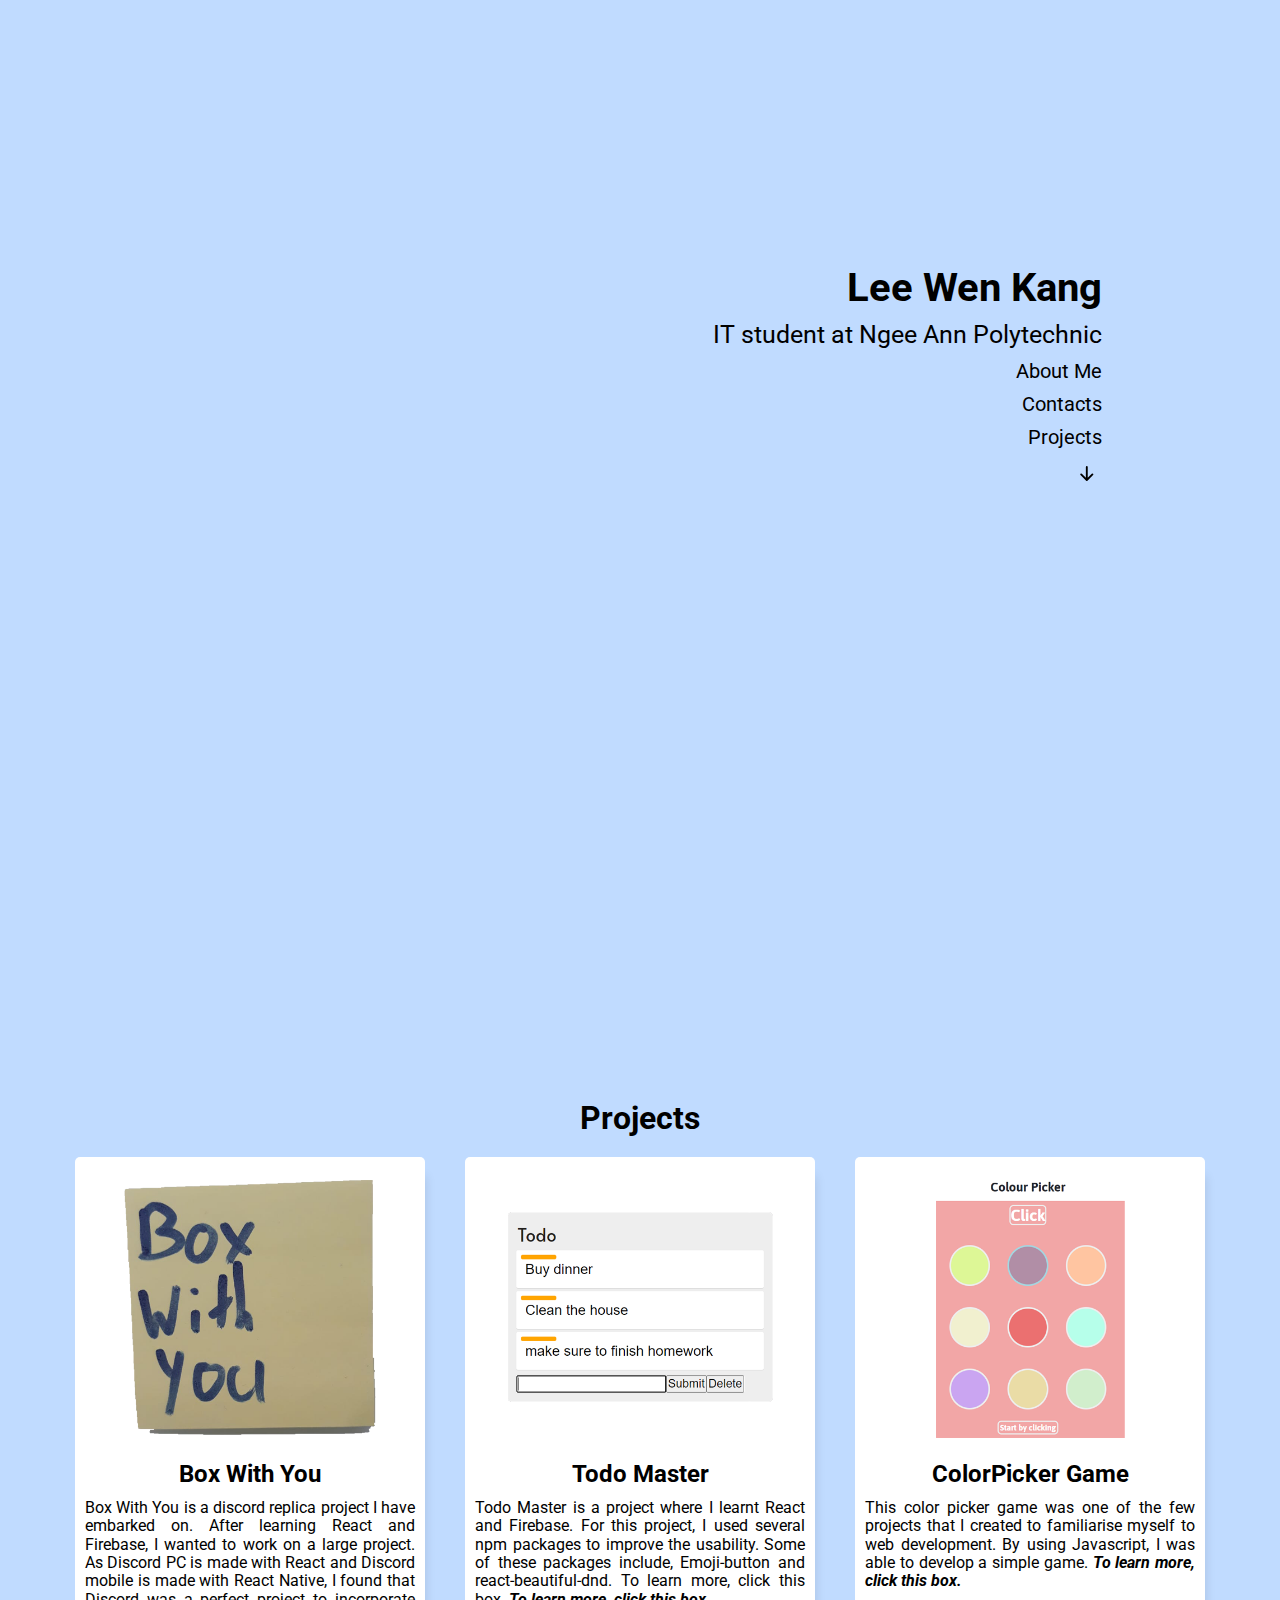
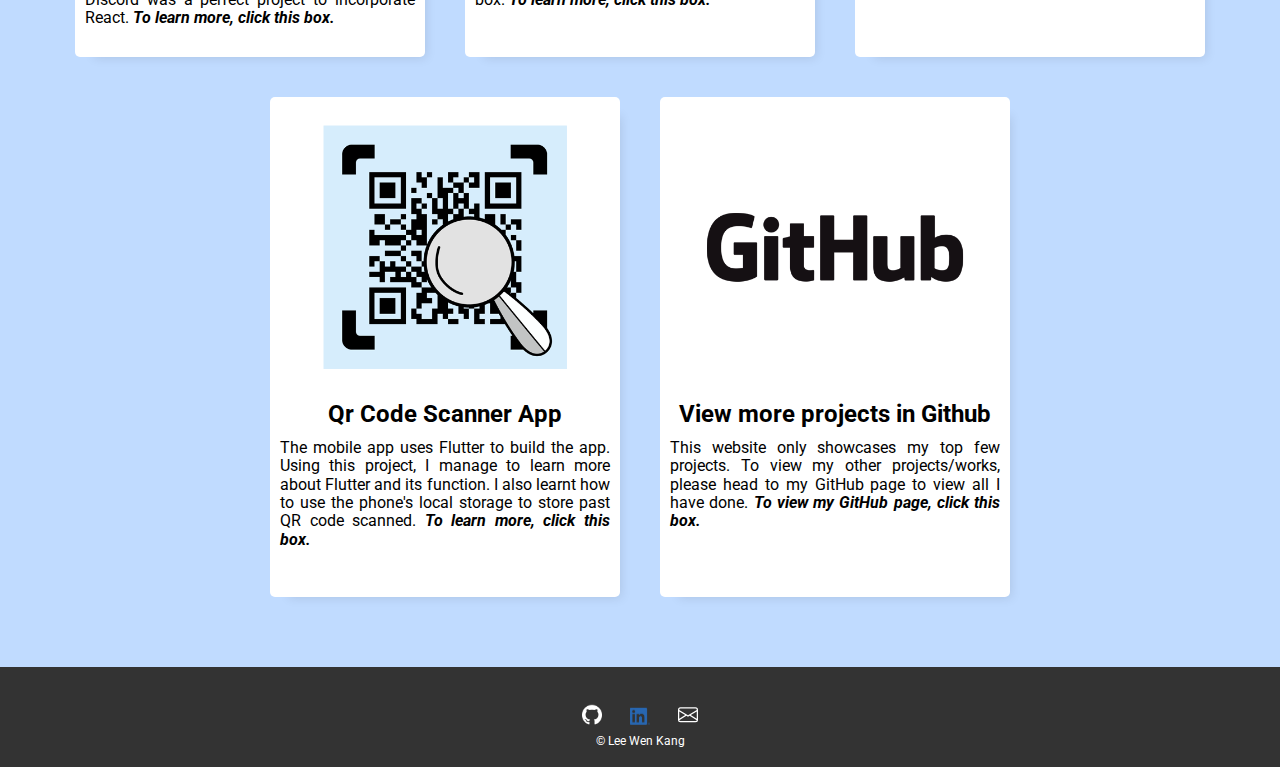
<file: index.html>
<!DOCTYPE html>
<html lang="en">

<head>
    <meta charset="UTF-8">
    <meta name="viewport" content="width=device-width, initial-scale=1.0">
    <title>Lee Wen Kang</title>
    <link rel="stylesheet" href="css/normalize.css">
    <link rel="stylesheet" href="css/index-style.css">
    <link rel="stylesheet" href="css/footer-style.css">
    <link rel="icon" href="src/wenkang.png">
</head>

<body>
    <section id="landing-banner">
        <!--
            First page/area visitors see.
            Landing Area includes my name, my school, and some links to other internal pages
        -->
        <div id="content-block">
            <!-- Positions Div on the right side of screen -->
            <div id="name">
                Lee Wen Kang
            </div>
            <div id="detail">
                IT student at Ngee Ann Polytechnic
            </div>
            <div class="link">
                <a href='about.html'>
                    <span>About Me</span>
                </a>
            </div>
            <div class="link">
                <a href='contact.html'>
                    Contacts
                </a>
            </div>
            <div class="link">
                <a href='#project-banner' class="linkInternal">
                    Projects
                </a>
            </div>
            <div class="link">
                <a href="#project-banner" class="linkInternal">
                    <svg width="30px" height="30px" viewBox="0 0 16 16" class="bi bi-arrow-down-short"
                        fill="currentColor" xmlns="http://www.w3.org/2000/svg">
                        <path fill-rule="evenodd"
                            d="M8 4a.5.5 0 0 1 .5.5v5.793l2.146-2.147a.5.5 0 0 1 .708.708l-3 3a.5.5 0 0 1-.708 0l-3-3a.5.5 0 1 1 .708-.708L7.5 10.293V4.5A.5.5 0 0 1 8 4z" />
                    </svg>
                </a>
            </div>
        </div>
    </section>

    <section id="project-banner">
        <!-- 
        Projects section, showcases my top personal projects I have embarked on. 
        -->
        <header>
            <h1>Projects</h1>
        </header>
        <div>
            <a href="project1.html" class="each-project">
                <!-- 
                    Each project banner can be used as a template for other projects.
                    Just change the image, name and description.
                 -->
                <div class="image-div">
                    <img src="src/project-thumbnail/box-with-you.png" alt="box-with-you logo">
                </div>
                <article>
                    <h2>Box With You</h2>
                    <p>
                        Box With You is a discord replica project I have embarked on. After learning React and Firebase,
                        I
                        wanted to work on a large project. As Discord PC is made with React and Discord mobile is made
                        with
                        React Native, I found that Discord was a perfect project to incorporate React.
                        <b>
                            <em>
                                To learn more,
                                click
                                this box.
                            </em>
                        </b>
                    </p>
                </article>

            </a>
            <a href="project2.html" class="each-project">
                <div class="image-div">
                    <img src="src/project-thumbnail/todomaster.png" alt="todomaster logo">
                </div>
                <article>
                    <h2>Todo Master</h2>
                    <p>
                        Todo Master is a project where I learnt React and Firebase. For this project, I used several npm
                        packages to improve the usability. Some of these packages include, Emoji-button and
                        react-beautiful-dnd. To learn more, click this box.
                        <b>
                            <em>
                                To learn more,
                                click
                                this box.
                            </em>
                        </b>
                    </p>
                </article>

            </a>
            <a href="project3.html" class="each-project">
                <div class="image-div">
                    <img src="src/project-thumbnail/colorpicker-game.png" alt="color-picker game thumbnail">
                </div>
                <article>
                    <h2>ColorPicker Game</h2>
                    <p>
                        This color picker game was one of the few projects that I created to familiarise myself to web
                        development. By using Javascript, I was able to develop a simple game.
                        <b>
                            <em>
                                To learn more,
                                click
                                this box.
                            </em>
                        </b>
                    </p>
                </article>

            </a>
            <a href="project4.html" class="each-project">
                <div class="image-div">
                    <img src="src/project-thumbnail/qrcode.png" alt="QR code logo">
                </div>
                <article>
                    <h2>Qr Code Scanner App</h2>
                    <p>
                        The mobile app uses Flutter to build the app. Using this project, I manage to learn more about
                        Flutter and its function. I also learnt how to use the phone's local storage to store past QR
                        code
                        scanned.
                        <b>
                            <em>
                                To learn more,
                                click
                                this box.
                            </em>
                        </b>
                    </p>
                </article>

            </a>
            <a href="https://github.com/SpaceyCodes" target="_blank" class="each-project">
                <div class="image-div">
                    <img src="src/GitHub_Logo.png" alt="GitHub logo">
                </div>
                <article>
                    <h2>View more projects in Github</h2>
                    <p>
                        This website only showcases my top few projects. To view my other projects/works, please head to
                        my
                        GitHub page to view all I have done.
                        <b>
                            <em>
                                To view my GitHub page,
                                click
                                this box.
                            </em>
                        </b>
                    </p>
                </article>

            </a>
        </div>
    </section>
    <footer id="footer-content">
        <!--
            Footer area. This area is visible on all pages.
            This area contains social media links and contains my name.
        -->
        <div id="socials-content">
            <div id="github-block">
                <a href="https://github.com/SpaceyCodes" target="_blank">
                    <img id='GitHubIMG' src="src/GItHub.png" alt="GitHub logo">
                </a>

            </div>
            <div id="linkedin-block">
                <a href="https://linkedin.com/in/leewenkang/" target="_blank">
                    <img id='LinkedInIMG' src="src/LinkedIn.png" alt="LinkedIn Logo">
                </a>

            </div>
            <div id="email-block">
                <a href="mailto:spaceycodes@gmail.com" id="emailIMG">
                    <svg width="20px" height="20px" viewBox="0 0 16 16" class="bi bi-envelope" fill="white"
                        xmlns="http://www.w3.org/2000/svg">
                        <path fill-rule="evenodd"
                            d="M0 4a2 2 0 0 1 2-2h12a2 2 0 0 1 2 2v8a2 2 0 0 1-2 2H2a2 2 0 0 1-2-2V4zm2-1a1 1 0 0 0-1 1v.217l7 4.2 7-4.2V4a1 1 0 0 0-1-1H2zm13 2.383l-4.758 2.855L15 11.114v-5.73zm-.034 6.878L9.271 8.82 8 9.583 6.728 8.82l-5.694 3.44A1 1 0 0 0 2 13h12a1 1 0 0 0 .966-.739zM1 11.114l4.758-2.876L1 5.383v5.73z" />
                    </svg>
                </a>
            </div>
        </div>
        <div id="made-by-text">
            &copy; Lee Wen Kang
        </div>
    </footer>
</body>


</html>
</file>
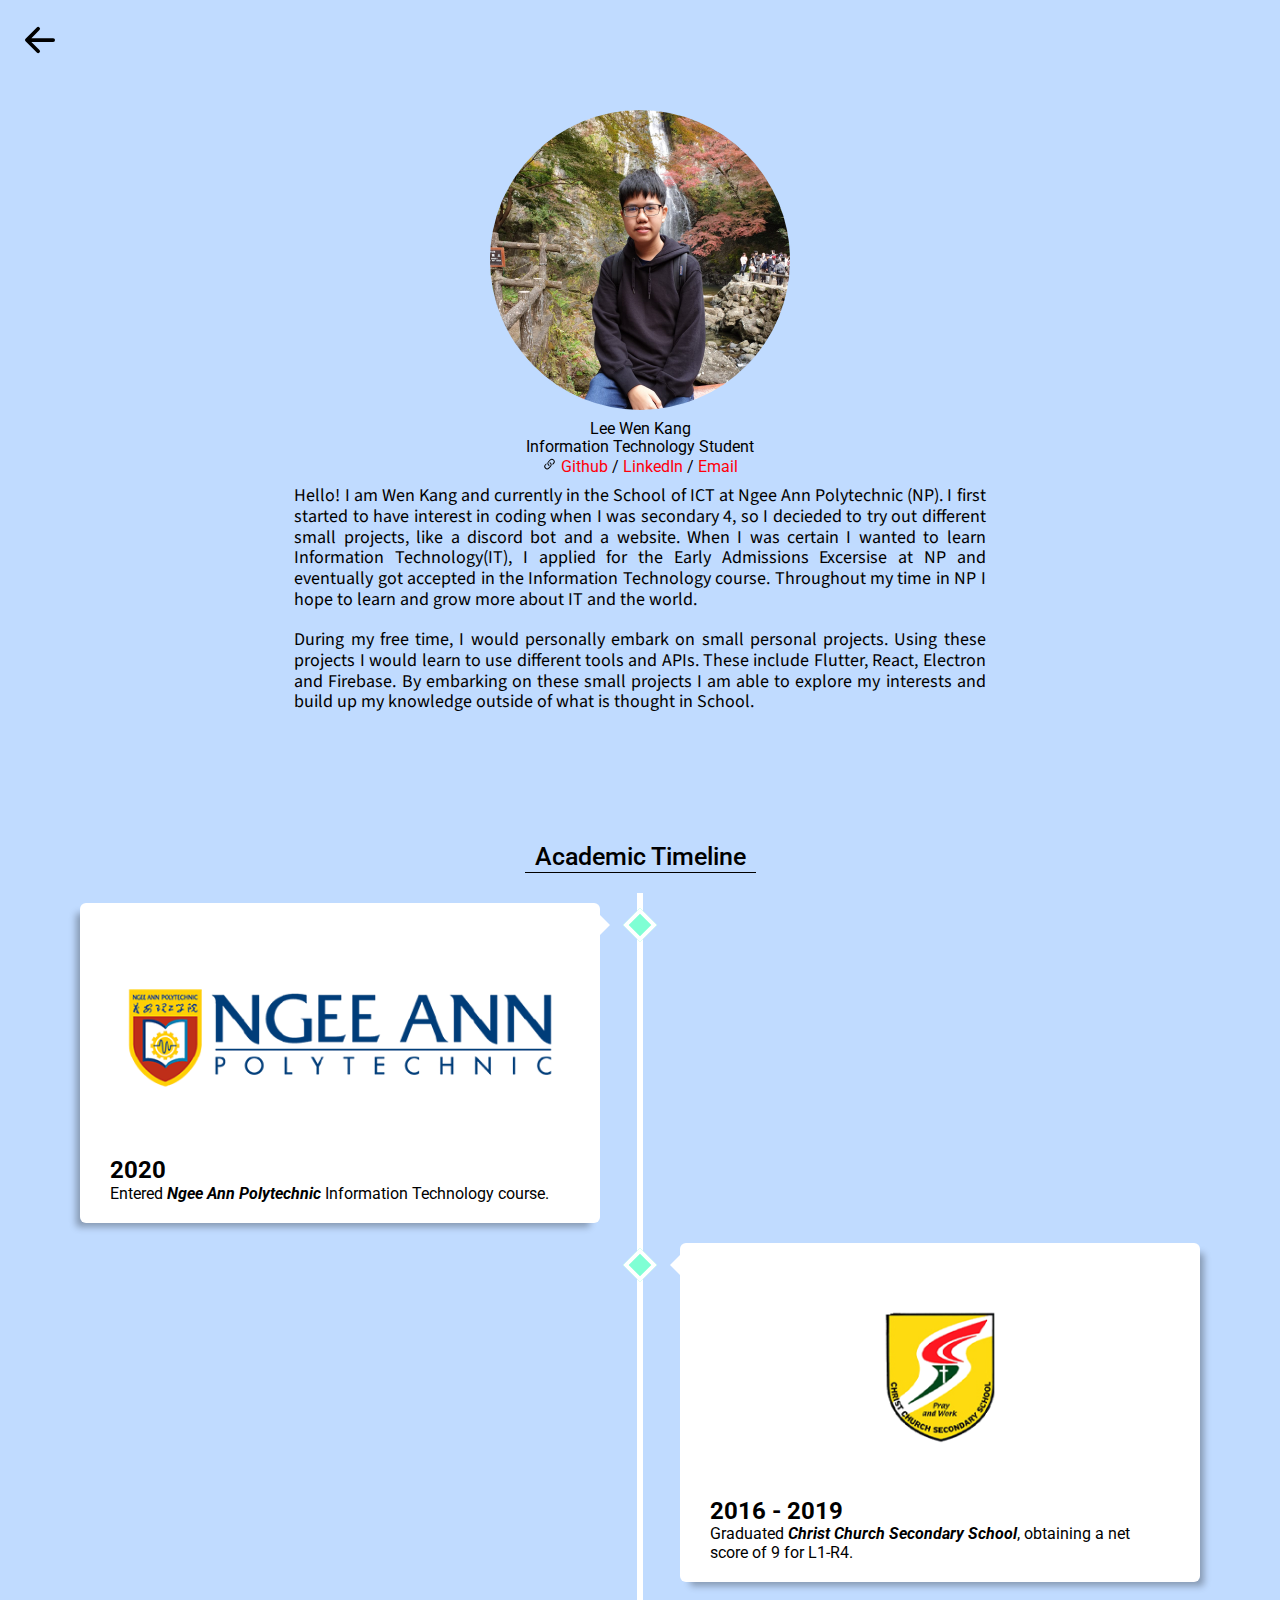
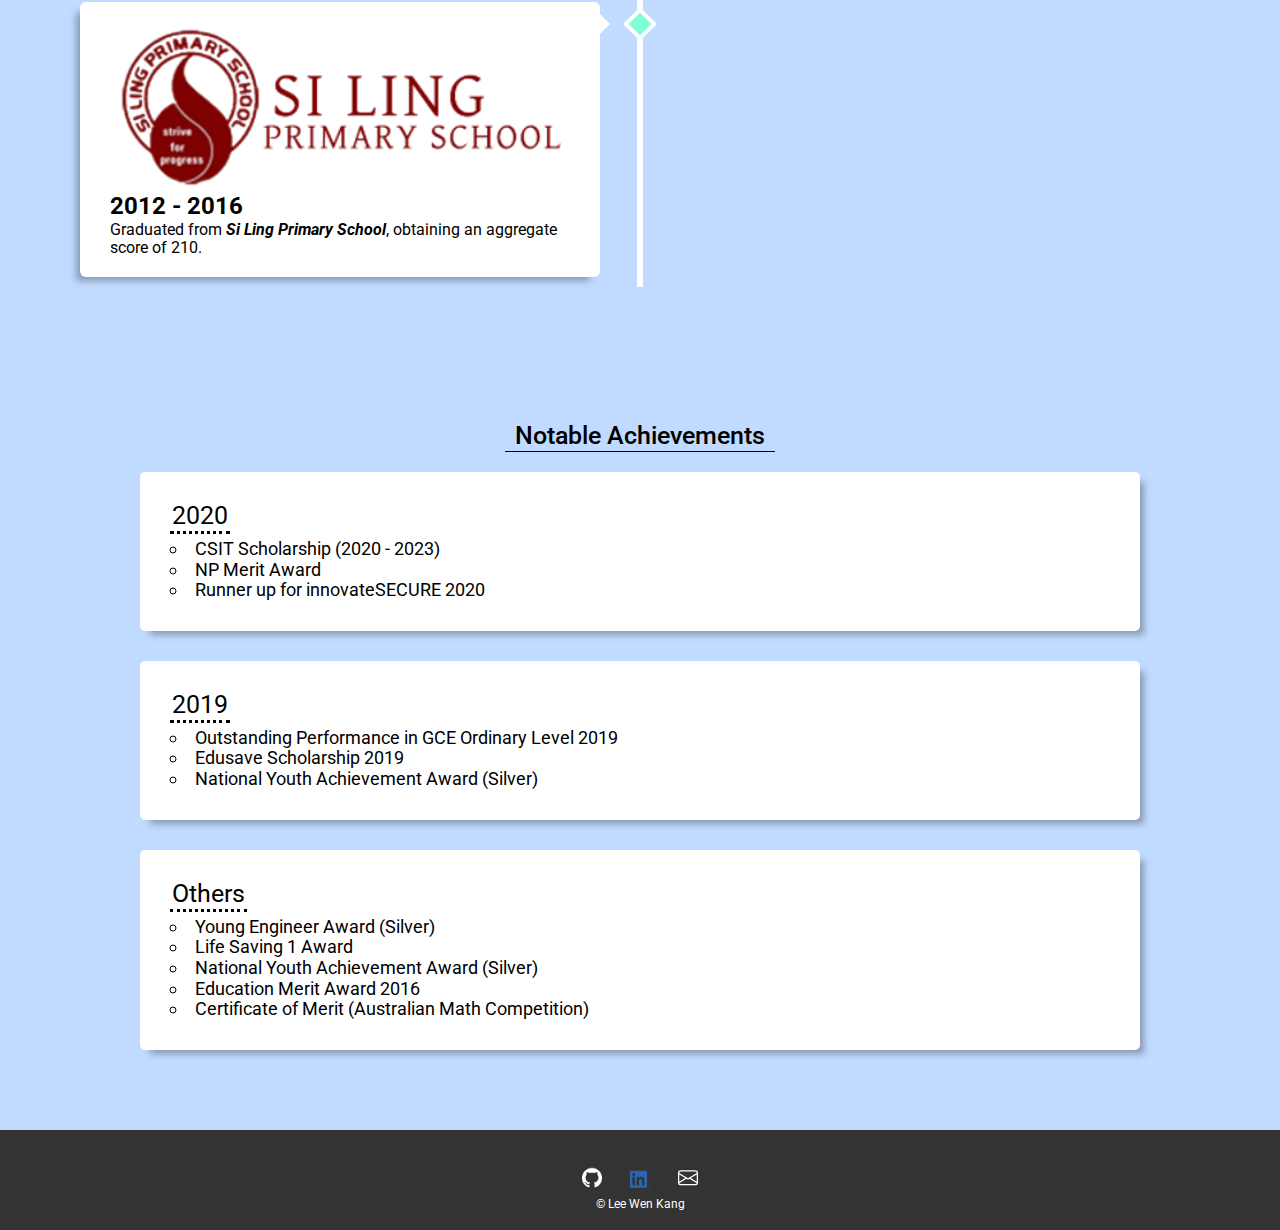
<file: about.html>
<!DOCTYPE html>
<html lang="en">

<head>
    <meta charset="UTF-8">
    <meta name="viewport" content="width=device-width, initial-scale=1.0">
    <link rel="stylesheet" href="css/normalize.css">
    <link rel="stylesheet" href="css/about-style.css">
    <link rel="stylesheet" href="css/timeline.css">
    <link rel="stylesheet" href="css/footer-style.css">
    <link rel="icon" href="src/wenkang.png">
    <title>Lee Wen Kang</title>
</head>

<body>
    <div id="back-button-block">
        <div id="back-block">
            <a href="/">
                <svg width="60px" height="60px" viewBox="0 0 16 16" class="bi bi-arrow-left-short" fill="black"
                    xmlns="http://www.w3.org/2000/svg">
                    <path fill-rule="evenodd"
                        d="M12 8a.5.5 0 0 1-.5.5H5.707l2.147 2.146a.5.5 0 0 1-.708.708l-3-3a.5.5 0 0 1 0-.708l3-3a.5.5 0 1 1 .708.708L5.707 7.5H11.5a.5.5 0 0 1 .5.5z" />
                </svg>
            </a>
        </div>

    </div>
    <!-- 
    MyHistory section
    Describes myself, how I got interested in IT.
    -->
    <section id="my-history-section">
        <div id="image-block">
            <img src="src/portfoliopng.png" alt="Image of myself">
        </div>
        <div>
            Lee Wen Kang
        </div>

        <div>
            Information Technology Student
        </div>
        <div id="link-block">
            <span id="link-icon">
                <svg width="15px" height="15px" viewBox="0 0 16 16" class="bi bi-link-45deg" fill="currentColor"
                    xmlns="http://www.w3.org/2000/svg">
                    <path
                        d="M4.715 6.542L3.343 7.914a3 3 0 1 0 4.243 4.243l1.828-1.829A3 3 0 0 0 8.586 5.5L8 6.086a1.001 1.001 0 0 0-.154.199 2 2 0 0 1 .861 3.337L6.88 11.45a2 2 0 1 1-2.83-2.83l.793-.792a4.018 4.018 0 0 1-.128-1.287z" />
                    <path
                        d="M6.586 4.672A3 3 0 0 0 7.414 9.5l.775-.776a2 2 0 0 1-.896-3.346L9.12 3.55a2 2 0 0 1 2.83 2.83l-.793.792c.112.42.155.855.128 1.287l1.372-1.372a3 3 0 0 0-4.243-4.243L6.586 4.672z" />
                </svg>
            </span>
            <span><a href="https://github.com/SpaceyCodes" target="_Blank">Github</a></span>
            <span> / </span>
            <span><a href="https://linkedin.com/in/leewenkang/" target="_Blank">LinkedIn</a></span>
            <span> / </span>
            <span><a href="mailto:spaceycodes@gmail.com" target="_Blank">Email</a></span>
        </div>
        <div class="description-block">
            Hello! I am Wen Kang and currently in the School of ICT at Ngee Ann Polytechnic (NP). I first started to
            have
            interest in coding when I was secondary 4, so I decieded to try out different small projects, like a discord
            bot and a website. When I was certain I wanted to learn Information Technology(IT), I applied for the Early
            Admissions Excersise at NP and eventually got accepted in the Information Technology
            course. Throughout my time in NP I hope to learn and grow more about IT and the world.
        </div>
        <div class="description-block">
            During my free time, I would personally embark on small personal projects. Using these projects I would
            learn to use different tools and APIs. These include Flutter, React, Electron and Firebase. By
            embarking on these small projects I am able to explore my interests and build up my knowledge outside of
            what is thought in School.
        </div>
    </section>
    <!-- 
    Timeline section
    Describes my past places of education. For example, Primary and Secondary School.
    -->
    <section id="timeline-section">
        <header class="section-header">
            <h1>Academic Timeline</h1>
        </header>
        <div>
            <article class="container left">
                <div class="content">
                    <img src="src/education/NP.png" alt="Ngee Ann logo">
                    <h2>2020</h2>
                    <p>Entered <em><b>Ngee Ann Polytechnic</b></em> Information Technology course.</p>
                </div>
            </article>
            <article class="container right">
                <div class="content">
                    <img src="src/education/CHR.png" alt="Christ Church Secondary logo">
                    <h2>2016 - 2019</h2>
                    <p>Graduated <em><b>Christ Church Secondary School</b></em>, obtaining a net score of 9 for L1-R4.
                    </p>
                </div>
            </article>
            <article class="container left">
                <div class="content">
                    <img src="src/education/Siling.png" alt="Si Ling Primary logo">
                    <h2>2012 - 2016</h2>
                    <p>Graduated from <em><b>Si Ling Primary School</b></em>, obtaining an aggregate score of 210.</p>
                </div>
            </article>
        </div>
    </section>
    <!-- 
    award-section to show case notable awards / achievements
    -->
    <section id="award-section">
        <header class="section-header">
            <h1>Notable Achievements</h1>
        </header>
        <div>
            <article>
                <header>2020</header>
                <ul>
                    <li>CSIT Scholarship (2020 - 2023)</li>
                    <li>NP Merit Award</li>
                    <li>Runner up for innovateSECURE 2020</li>
                </ul>
            </article>
            <article>
                <header>2019</header>
                <ul>
                    <li>Outstanding Performance in GCE Ordinary Level 2019</li>
                    <li>Edusave Scholarship 2019</li>
                    <li>National Youth Achievement Award (Silver)</li>
                </ul>
            </article>
            <article>
                <header>Others</header>
                <ul>
                    <li>Young Engineer Award (Silver)</li>
                    <li>Life Saving 1 Award</li>
                    <li>National Youth Achievement Award (Silver)</li>
                    <li>Education Merit Award 2016</li>
                    <li>Certificate of Merit (Australian Math Competition)</li>
                </ul>
            </article>
        </div>
    </section>
    <footer id="footer-content">
        <!--
            Footer area. This area is visible on all pages.
            This area contains social media links and contains my name.
        -->
        <div id="socials-content">
            <div id="github-block">
                <a href="https://github.com/SpaceyCodes" target="_blank">
                    <img id='GitHubIMG' src="src/GItHub.png" alt="GitHub logo">
                </a>

            </div>
            <div id="linkedin-block">
                <a href="https://linkedin.com/in/leewenkang/" target="_blank">
                    <img id='LinkedInIMG' src="src/LinkedIn.png" alt="LinkedIn Logo">
                </a>

            </div>
            <div id="email-block">
                <a href="mailto:spaceycodes@gmail.com" id="emailIMG">
                    <svg width="20px" height="20px" viewBox="0 0 16 16" class="bi bi-envelope" fill="white"
                        xmlns="http://www.w3.org/2000/svg">
                        <path fill-rule="evenodd"
                            d="M0 4a2 2 0 0 1 2-2h12a2 2 0 0 1 2 2v8a2 2 0 0 1-2 2H2a2 2 0 0 1-2-2V4zm2-1a1 1 0 0 0-1 1v.217l7 4.2 7-4.2V4a1 1 0 0 0-1-1H2zm13 2.383l-4.758 2.855L15 11.114v-5.73zm-.034 6.878L9.271 8.82 8 9.583 6.728 8.82l-5.694 3.44A1 1 0 0 0 2 13h12a1 1 0 0 0 .966-.739zM1 11.114l4.758-2.876L1 5.383v5.73z" />
                    </svg>
                </a>
            </div>
        </div>
        <div id="made-by-text">
            &copy; Lee Wen Kang
        </div>
    </footer>
</body>


</html>
</file>
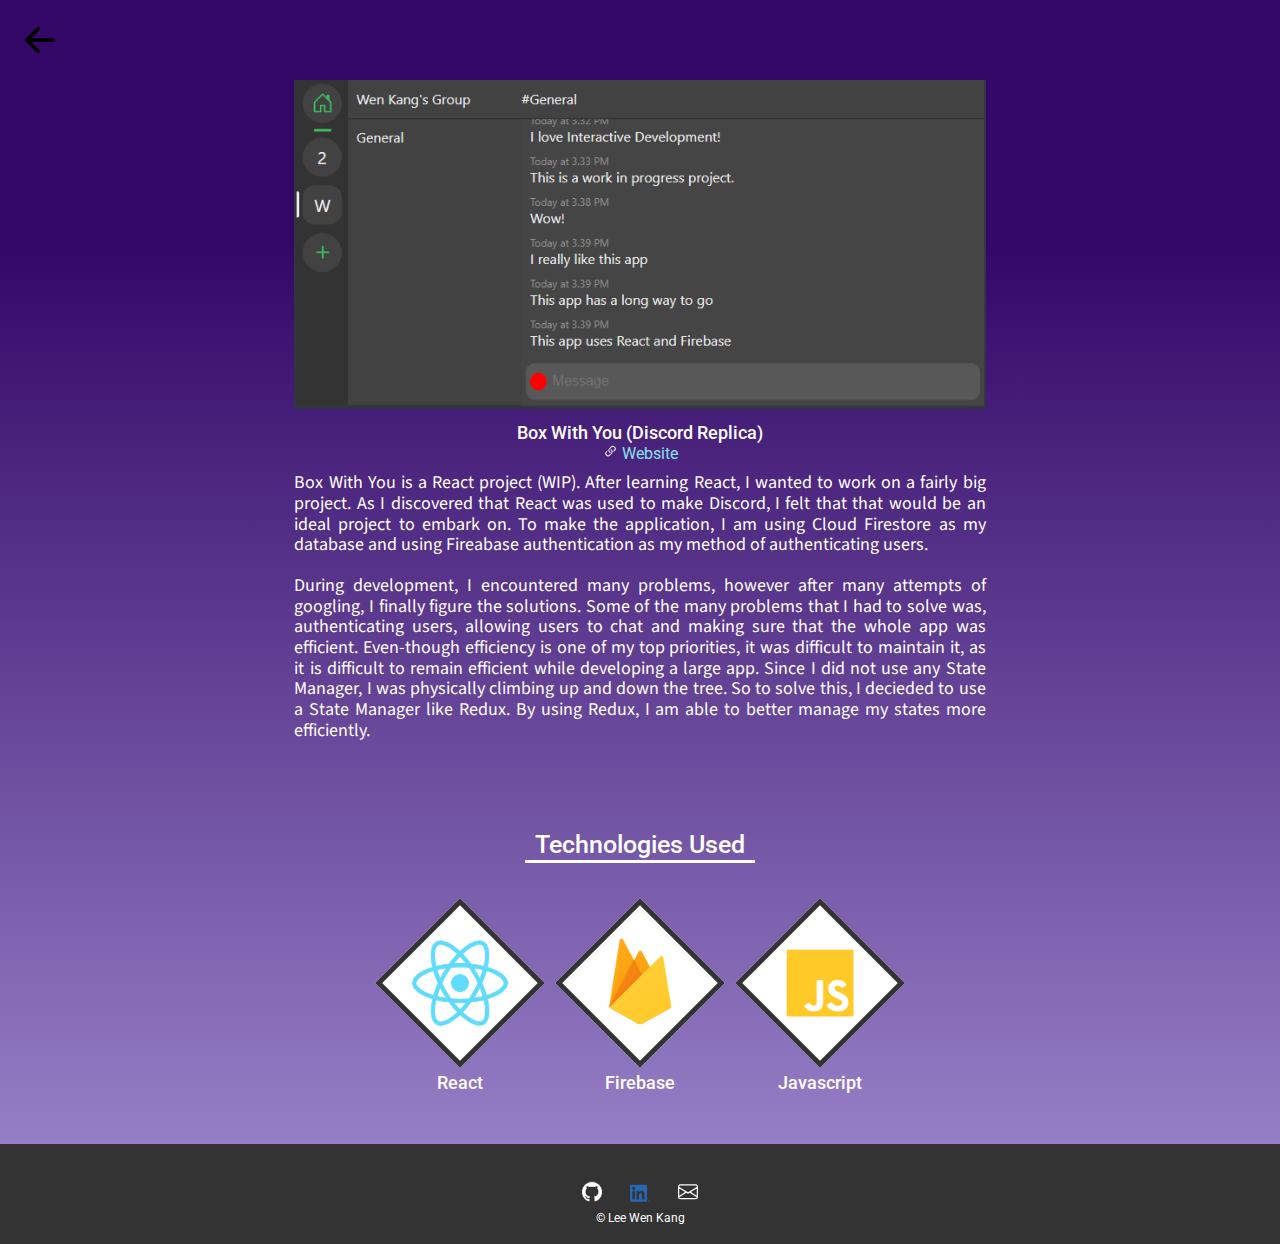
<file: BoxWithYou.html>
<!DOCTYPE html>
<html lang="en">

<head>
    <meta charset="UTF-8">
    <meta name="viewport" content="width=device-width, initial-scale=1.0">
    <link rel="stylesheet" href="css/normalize.css">
    <link rel="stylesheet" href="css/project-style.css">
    <link rel="stylesheet" href="css/footer-style.css">
    <link rel="icon" href="src/wenkang.png">
    <title>Lee Wen Kang</title>
</head>

<body>
    <div id="back-button-block">
        <div id="back-block">
            <a href="index.html">
                <svg width="60px" height="60px" viewBox="0 0 16 16" class="bi bi-arrow-left-short" fill="black"
                    xmlns="http://www.w3.org/2000/svg">
                    <path fill-rule="evenodd"
                        d="M12 8a.5.5 0 0 1-.5.5H5.707l2.147 2.146a.5.5 0 0 1-.708.708l-3-3a.5.5 0 0 1 0-.708l3-3a.5.5 0 1 1 .708.708L5.707 7.5H11.5a.5.5 0 0 1 .5.5z" />
                </svg>
            </a>
        </div>

    </div>
    <!-- 
    This page can be used as a template for other projects.
    To change projects, just change image, description and "Technologies Used" icons.
    
    Page contains an image that represents the project, a short discription abou the project and my experiences
    and a "Technologies Used" section to tell visitors what kind of technologies were used in the project.
    -->
    <section id="project-section">
        <div id="image-block">
            <img src="src/project-page-image/DiscordReplica2.png" alt="screenshot of project">
        </div>
        <h2 class="text-block">
            Box With You (Discord Replica)
        </h2>
        <div id="link-block">
            <span id="link-icon">
                <svg width="15px" height="15px" viewBox="0 0 16 16" class="bi bi-link-45deg" fill="currentColor"
                    xmlns="http://www.w3.org/2000/svg">
                    <path
                        d="M4.715 6.542L3.343 7.914a3 3 0 1 0 4.243 4.243l1.828-1.829A3 3 0 0 0 8.586 5.5L8 6.086a1.001 1.001 0 0 0-.154.199 2 2 0 0 1 .861 3.337L6.88 11.45a2 2 0 1 1-2.83-2.83l.793-.792a4.018 4.018 0 0 1-.128-1.287z" />
                    <path
                        d="M6.586 4.672A3 3 0 0 0 7.414 9.5l.775-.776a2 2 0 0 1-.896-3.346L9.12 3.55a2 2 0 0 1 2.83 2.83l-.793.792c.112.42.155.855.128 1.287l1.372-1.372a3 3 0 0 0-4.243-4.243L6.586 4.672z" />
                </svg>
            </span>
            <span><a href="https://todo-app-bb61a.firebaseapp.com/" target="_Blank">Website</a></span>
        </div>
        <div class="description-block">
            Box With You is a React project (WIP). After learning React, I wanted to work on a fairly big project. As I
            discovered that React was used to make Discord, I felt that that would be an ideal project to embark on. To
            make the application, I am using Cloud Firestore as my database and using Fireabase authentication as my
            method of authenticating users.
        </div>
        <div class="description-block">
            During development, I encountered many problems, however after many attempts of googling, I finally figure
            the solutions. Some of the many problems that I had to solve was, authenticating users, allowing users to
            chat and making sure that the whole app was efficient. Even-though efficiency is one of my top priorities,
            it was difficult to maintain it, as it is difficult to remain efficient while developing a large app. Since
            I did not use any State Manager, I was physically climbing up and down the tree. So to solve this, I
            decieded to use a State Manager like Redux. By using Redux, I am able to better manage my states
            more efficiently.
        </div>
    </section>
    <section id="technology-section">
        <header>
            <h1>Technologies Used</h1>
        </header>
        <div>
            <article>
                <a href="https://reactjs.org/" class="icon-container" target="_Blank">
                    <img src="src/technologies/react.png" alt="react icon">
                </a>
                <h2>React</h2>
            </article>
            <article>
                <a href="https://firebase.google.com/" class="icon-container" target="_Blank">
                    <img src="src/technologies/Firebase.png" alt="firebase icon">
                </a>
                <h2>Firebase</h2>

            </article>
            <article>
                <a href="https://javascript.info/intro" class="icon-container" target="_Blank">
                    <img src="src/technologies/javascript.png" alt="javascript icon">
                </a>
                <h2>Javascript</h2>

            </article>
        </div>
    </section>
    <footer id="footer-content">
        <!--
            Footer area. This area is visible on all pages.
            This area contains social media links and contains my name.
        -->
        <div id="socials-content">
            <div id="github-block">
                <a href="https://github.com/SpaceyCodes" target="_blank">
                    <img id='GitHubIMG' src="src/GItHub.png" alt="GitHub logo">
                </a>

            </div>
            <div id="linkedin-block">
                <a href="https://linkedin.com/in/leewenkang/" target="_blank">
                    <img id='LinkedInIMG' src="src/LinkedIn.png" alt="LinkedIn Logo">
                </a>

            </div>
            <div id="email-block">
                <a href="mailto:spaceycodes@gmail.com" id="emailIMG">
                    <svg width="20px" height="20px" viewBox="0 0 16 16" class="bi bi-envelope" fill="white"
                        xmlns="http://www.w3.org/2000/svg">
                        <path fill-rule="evenodd"
                            d="M0 4a2 2 0 0 1 2-2h12a2 2 0 0 1 2 2v8a2 2 0 0 1-2 2H2a2 2 0 0 1-2-2V4zm2-1a1 1 0 0 0-1 1v.217l7 4.2 7-4.2V4a1 1 0 0 0-1-1H2zm13 2.383l-4.758 2.855L15 11.114v-5.73zm-.034 6.878L9.271 8.82 8 9.583 6.728 8.82l-5.694 3.44A1 1 0 0 0 2 13h12a1 1 0 0 0 .966-.739zM1 11.114l4.758-2.876L1 5.383v5.73z" />
                    </svg>
                </a>
            </div>
        </div>
        <div id="made-by-text">
            &copy; Lee Wen Kang
        </div>
    </footer>
</body>

</html>
</file>
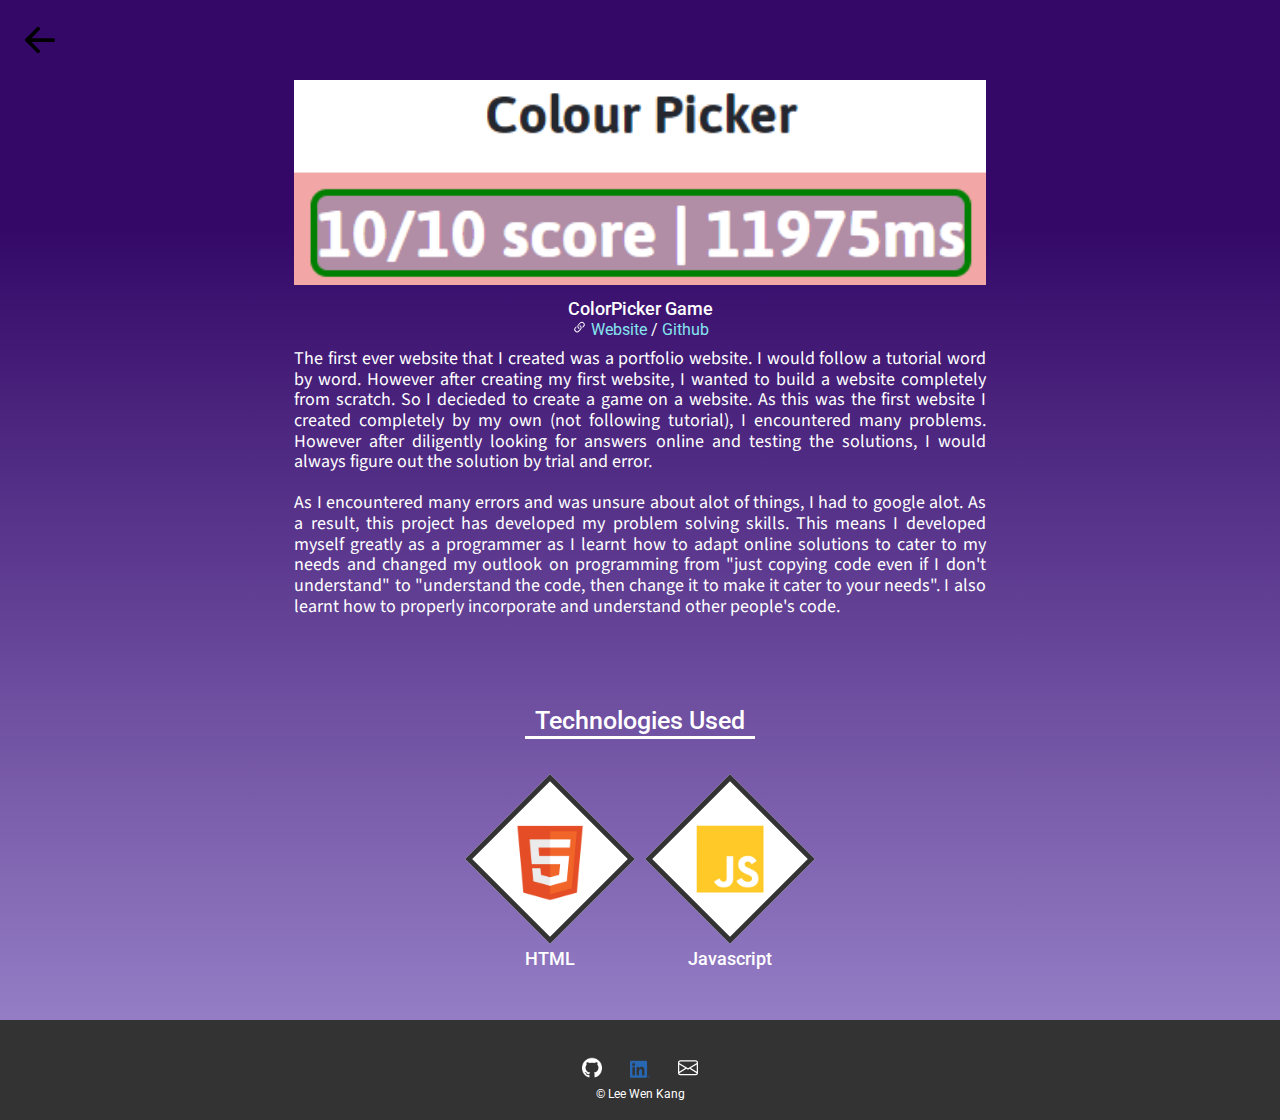
<file: ColorPicker.html>
<!DOCTYPE html>
<html lang="en">

<head>
    <meta charset="UTF-8">
    <meta name="viewport" content="width=device-width, initial-scale=1.0">
    <link rel="stylesheet" href="css/normalize.css">
    <link rel="stylesheet" href="css/project-style.css">
    <link rel="stylesheet" href="css/footer-style.css">
    <link rel="icon" href="src/wenkang.png">
    <title>Lee Wen Kang</title>
</head>

<body>
    <div id="back-button-block">
        <div id="back-block">
            <a href="index.html">
                <svg width="60px" height="60px" viewBox="0 0 16 16" class="bi bi-arrow-left-short" fill="black"
                    xmlns="http://www.w3.org/2000/svg">
                    <path fill-rule="evenodd"
                        d="M12 8a.5.5 0 0 1-.5.5H5.707l2.147 2.146a.5.5 0 0 1-.708.708l-3-3a.5.5 0 0 1 0-.708l3-3a.5.5 0 1 1 .708.708L5.707 7.5H11.5a.5.5 0 0 1 .5.5z" />
                </svg>
            </a>
        </div>

    </div>
    <!-- 
    This page can be used as a template for other projects.
    To change projects, just change image, description and "Technologies Used" icons.
    
    Page contains an image that represents the project, a short discription abou the project and my experiences
    and a "Technologies Used" section to tell visitors what kind of technologies were used in the project.
    -->
    <section id="project-section">
        <div id="image-block">
            <img src="src/project-page-image/colorpicker-game-img.png" alt="screenshot of project" width="100%">
        </div>
        <h2 class="text-block">
            ColorPicker Game
        </h2>
        <div id="link-block">
            <span id="link-icon">
                <svg width="15px" height="15px" viewBox="0 0 16 16" class="bi bi-link-45deg" fill="currentColor"
                    xmlns="http://www.w3.org/2000/svg">
                    <path
                        d="M4.715 6.542L3.343 7.914a3 3 0 1 0 4.243 4.243l1.828-1.829A3 3 0 0 0 8.586 5.5L8 6.086a1.001 1.001 0 0 0-.154.199 2 2 0 0 1 .861 3.337L6.88 11.45a2 2 0 1 1-2.83-2.83l.793-.792a4.018 4.018 0 0 1-.128-1.287z" />
                    <path
                        d="M6.586 4.672A3 3 0 0 0 7.414 9.5l.775-.776a2 2 0 0 1-.896-3.346L9.12 3.55a2 2 0 0 1 2.83 2.83l-.793.792c.112.42.155.855.128 1.287l1.372-1.372a3 3 0 0 0-4.243-4.243L6.586 4.672z" />
                </svg>
            </span>
            <span><a href="https://spaceycodes.github.io/Codes/colourpicker/" target="_Blank">Website</a></span>
            <span> / </span>
            <span><a href="https://github.com/SpaceyCodes/Codes/tree/master/colourpicker"
                    target="_Blank">Github</a></span>
        </div>
        <div class="description-block">
            The first ever website that I created was a portfolio website. I would follow a tutorial word by word.
            However after creating my first website, I wanted to build a website completely from scratch. So I decieded
            to create a game on a website. As this was the first website I created completely by my own (not following
            tutorial), I encountered many problems. However after diligently looking for answers online and testing the
            solutions, I would always figure out the solution by trial and error.
        </div>
        <div class="description-block">
            As I encountered many errors and was unsure about alot of things, I had to google alot. As a result, this
            project has developed my problem solving skills. This means I developed myself greatly as a programmer as I
            learnt how to adapt online solutions to cater to my needs and changed my outlook on programming from "just
            copying code even if I don't understand" to "understand the code, then change it to make it cater to your
            needs". I also learnt how to properly incorporate and understand other people's code.
        </div>
    </section>
    <section id="technology-section">
        <header>
            <h1>Technologies Used</h1>
        </header>
        <div>
            <article>
                <a href="https://www.w3schools.com/whatis/whatis_html.asp" class="icon-container" target="_Blank">
                    <img src="src/technologies/html.png" alt="HTML icon">
                </a>
                <h2>HTML</h2>
            </article>
            <article>
                <a href="https://javascript.info/intro" class="icon-container" target="_Blank">
                    <img src="src/technologies/javascript.png" alt="javascript icon">
                </a>
                <h2>Javascript</h2>

            </article>
        </div>
    </section>
    <footer id="footer-content">
        <!--
            Footer area. This area is visible on all pages.
            This area contains social media links and contains my name.
        -->
        <div id="socials-content">
            <div id="github-block">
                <a href="https://github.com/SpaceyCodes" target="_blank">
                    <img id='GitHubIMG' src="src/GItHub.png" alt="GitHub logo">
                </a>

            </div>
            <div id="linkedin-block">
                <a href="https://linkedin.com/in/leewenkang/" target="_blank">
                    <img id='LinkedInIMG' src="src/LinkedIn.png" alt="LinkedIn Logo">
                </a>

            </div>
            <div id="email-block">
                <a href="mailto:spaceycodes@gmail.com" id="emailIMG">
                    <svg width="20px" height="20px" viewBox="0 0 16 16" class="bi bi-envelope" fill="white"
                        xmlns="http://www.w3.org/2000/svg">
                        <path fill-rule="evenodd"
                            d="M0 4a2 2 0 0 1 2-2h12a2 2 0 0 1 2 2v8a2 2 0 0 1-2 2H2a2 2 0 0 1-2-2V4zm2-1a1 1 0 0 0-1 1v.217l7 4.2 7-4.2V4a1 1 0 0 0-1-1H2zm13 2.383l-4.758 2.855L15 11.114v-5.73zm-.034 6.878L9.271 8.82 8 9.583 6.728 8.82l-5.694 3.44A1 1 0 0 0 2 13h12a1 1 0 0 0 .966-.739zM1 11.114l4.758-2.876L1 5.383v5.73z" />
                    </svg>
                </a>
            </div>
        </div>
        <div id="made-by-text">
            &copy; Lee Wen Kang
        </div>
    </footer>
</body>

</html>
</file>
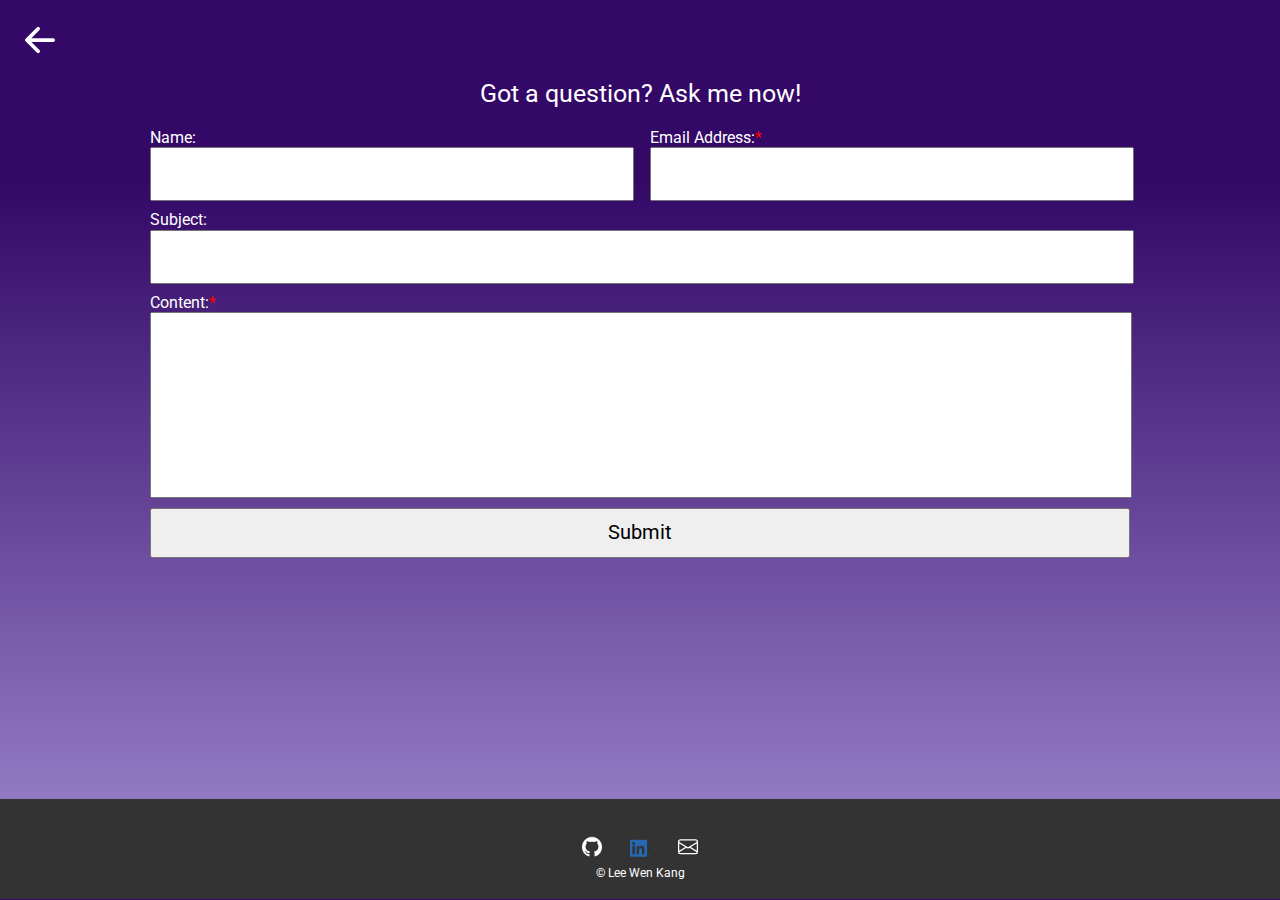
<file: contact.html>
<!DOCTYPE html>
<html lang="en">

<head>
    <meta charset="UTF-8">
    <meta name="viewport" content="width=device-width, initial-scale=1.0">
    <title>Lee Wen Kang</title>
    <link rel="stylesheet" href="css/normalize.css">
    <link rel="stylesheet" href="css/contact-style.css">
    <link rel="stylesheet" href="css/footer-style.css">
    <link rel="icon" href="src/wenkang.png">
</head>

<body>
    <div id="back-button-block">
        <div id="back-block">
            <a href="index.html">
                <svg width="60px" height="60px" viewBox="0 0 16 16" class="bi bi-arrow-left-short" fill="white"
                    xmlns="http://www.w3.org/2000/svg">
                    <path fill-rule="evenodd"
                        d="M12 8a.5.5 0 0 1-.5.5H5.707l2.147 2.146a.5.5 0 0 1-.708.708l-3-3a.5.5 0 0 1 0-.708l3-3a.5.5 0 1 1 .708.708L5.707 7.5H11.5a.5.5 0 0 1 .5.5z" />
                </svg>
            </a>
        </div>

    </div>
    <!-- This is a contact form, that automatically opens the user's email client. -->
    <header>Got a question? Ask me now!</header>
    <section>
        <form action="mailto:someone@example.com" method="post" enctype="text/plain" autocomplete="off">
            <div id="name-email">
                <div>
                    <label for="name">Name:</label>
                    <input type="text" name="name" id="name">
                </div>
                <div>
                    <label for="email">Email Address:<span>*</span></label>
                    <input type="email" name="email" id="email" required>
                </div>

            </div>
            <div id="subject-div">
                <label for="subject">Subject:</label>
                <input type="text" name="subject" id="subject">
            </div>

            <div id="content-div">
                <label for="content">Content:<span>*</span></label>
                <textarea name="content" id="content" cols="30" rows="10" required></textarea>
            </div>
            <div id="submit-button">
                <input type="submit" value="Submit">
            </div>
        </form>
    </section>
    <footer id="footer-content">
        <!--
            Footer area. This area is visible on all pages.
            This area contains social media links and contains my name.
        -->
        <div id="socials-content">
            <div id="github-block">
                <a href="https://github.com/SpaceyCodes" target="_blank">
                    <img id='GitHubIMG' src="src/GItHub.png" alt="GitHub logo">
                </a>

            </div>
            <div id="linkedin-block">
                <a href="https://linkedin.com/in/leewenkang/" target="_blank">
                    <img id='LinkedInIMG' src="src/LinkedIn.png" alt="LinkedIn Logo">
                </a>

            </div>
            <div id="email-block">
                <a href="mailto:spaceycodes@gmail.com" id="emailIMG">
                    <svg width="20px" height="20px" viewBox="0 0 16 16" class="bi bi-envelope" fill="white"
                        xmlns="http://www.w3.org/2000/svg">
                        <path fill-rule="evenodd"
                            d="M0 4a2 2 0 0 1 2-2h12a2 2 0 0 1 2 2v8a2 2 0 0 1-2 2H2a2 2 0 0 1-2-2V4zm2-1a1 1 0 0 0-1 1v.217l7 4.2 7-4.2V4a1 1 0 0 0-1-1H2zm13 2.383l-4.758 2.855L15 11.114v-5.73zm-.034 6.878L9.271 8.82 8 9.583 6.728 8.82l-5.694 3.44A1 1 0 0 0 2 13h12a1 1 0 0 0 .966-.739zM1 11.114l4.758-2.876L1 5.383v5.73z" />
                    </svg>
                </a>
            </div>
        </div>
        <div id="made-by-text">
            &copy; Lee Wen Kang
        </div>
    </footer>
</body>

</html>
</file>
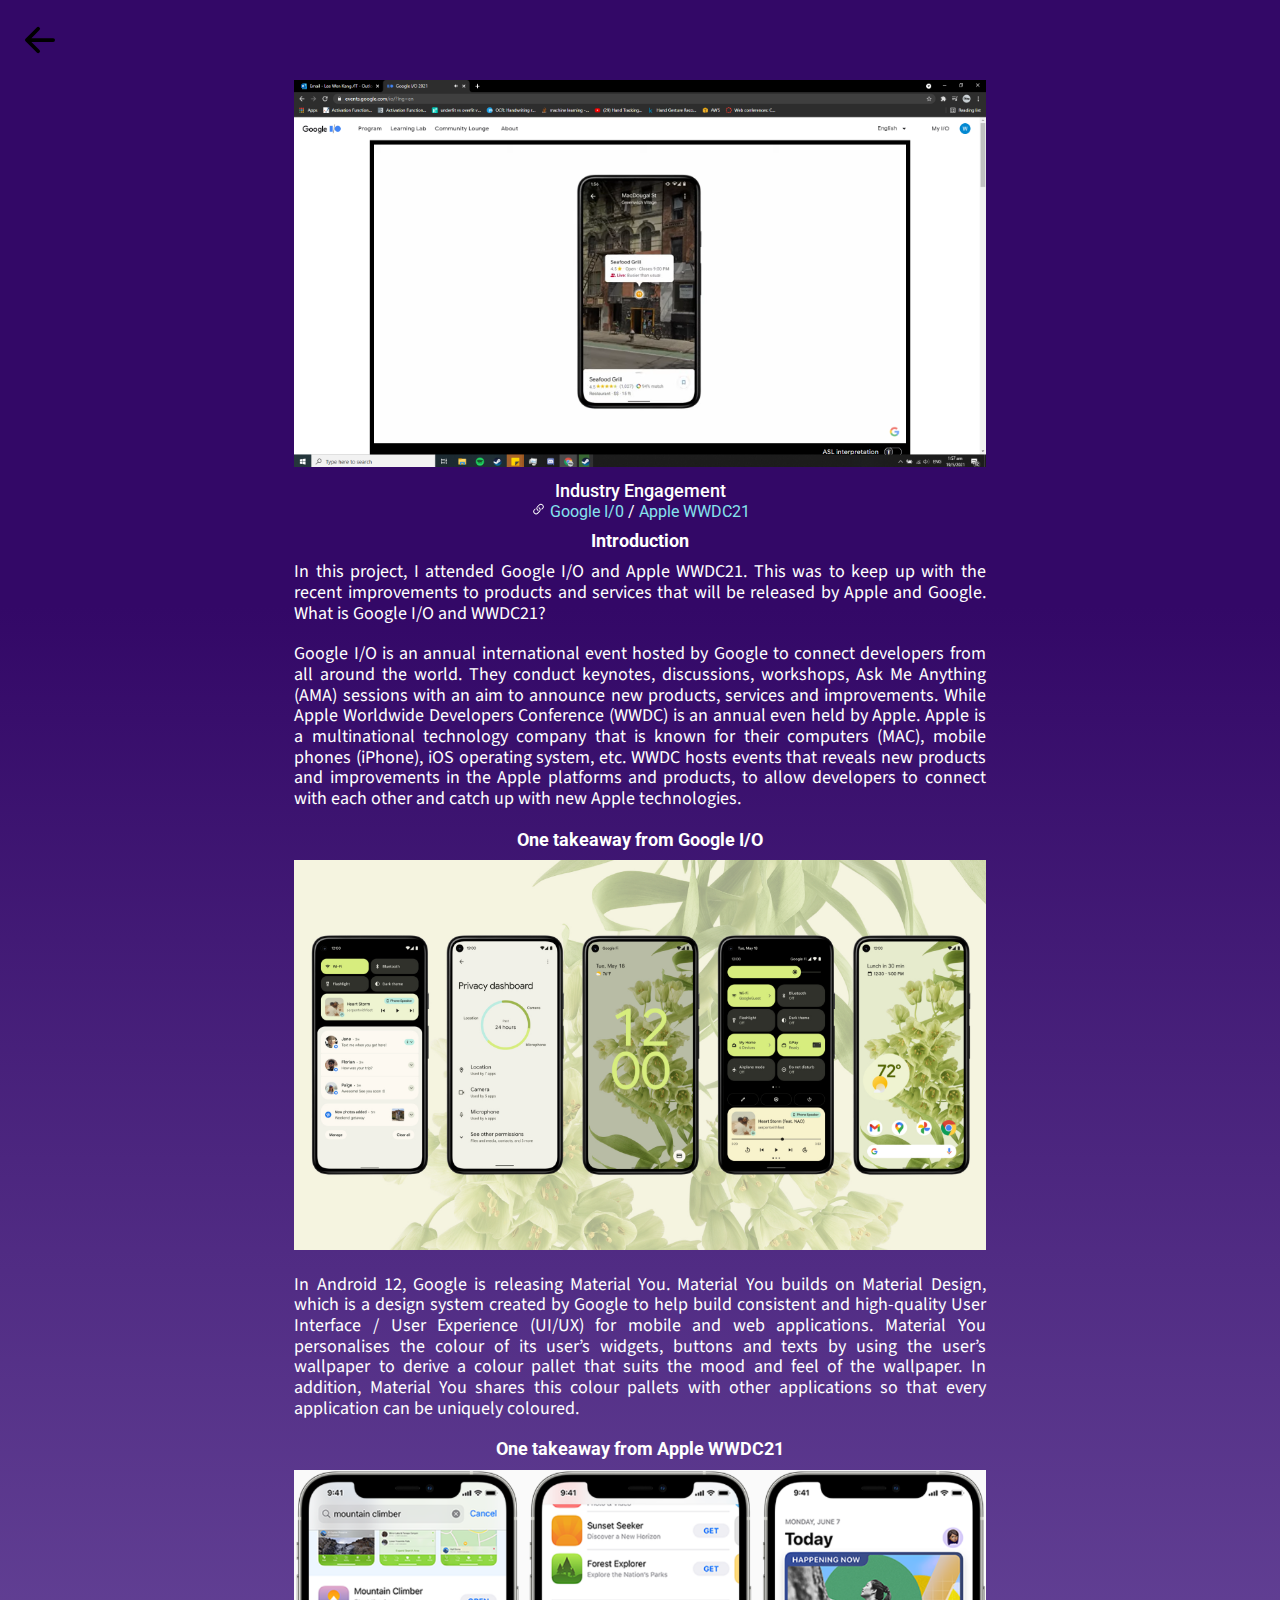
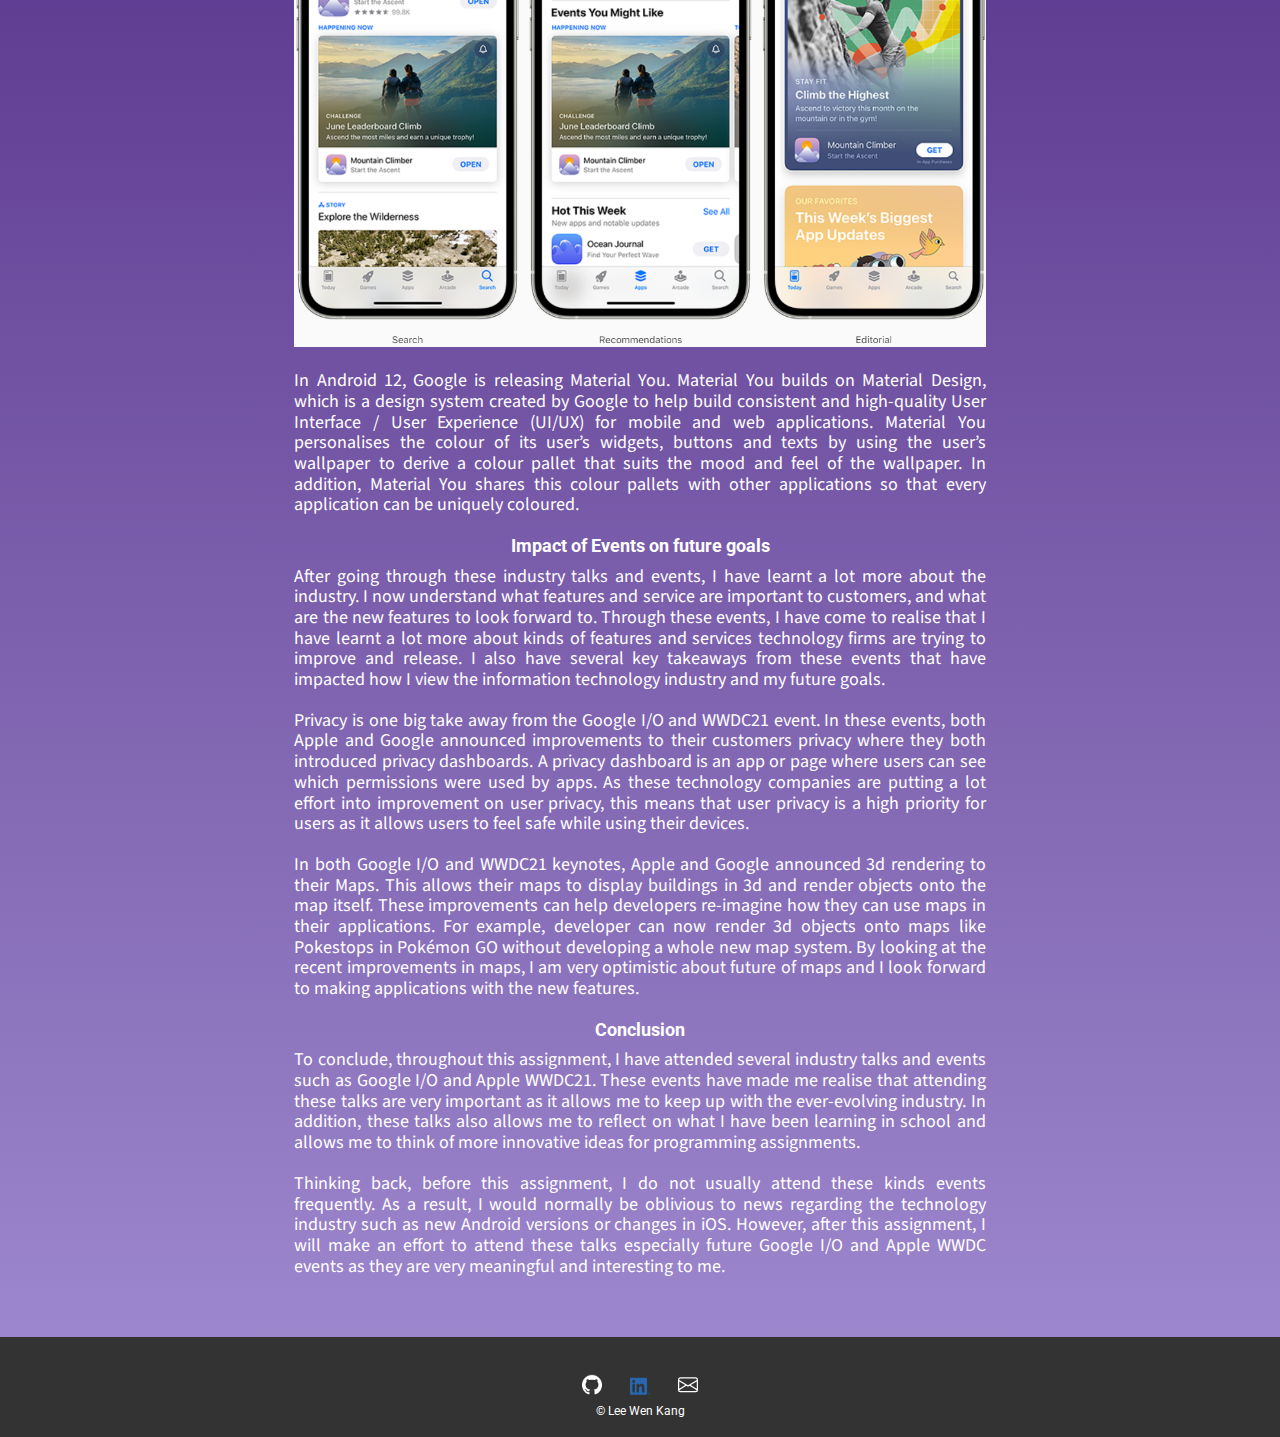
<file: IndustryEngagement.html>
<!DOCTYPE html>
<html lang="en">

<head>
    <meta charset="UTF-8">
    <meta name="viewport" content="width=device-width, initial-scale=1.0">
    <link rel="stylesheet" href="css/normalize.css">
    <link rel="stylesheet" href="css/project-style.css">
    <link rel="stylesheet" href="css/footer-style.css">
    <link rel="icon" href="src/wenkang.png">
    <title>Lee Wen Kang</title>
</head>

<body>
    <div id="back-button-block">
        <div id="back-block">
            <a href="/">
                <svg width="60px" height="60px" viewBox="0 0 16 16" class="bi bi-arrow-left-short" fill="black"
                    xmlns="http://www.w3.org/2000/svg">
                    <path fill-rule="evenodd"
                        d="M12 8a.5.5 0 0 1-.5.5H5.707l2.147 2.146a.5.5 0 0 1-.708.708l-3-3a.5.5 0 0 1 0-.708l3-3a.5.5 0 1 1 .708.708L5.707 7.5H11.5a.5.5 0 0 1 .5.5z" />
                </svg>
            </a>
        </div>

    </div>
    <!-- 
    This page can be used as a template for other projects.
    To change projects, just change image, description and "Technologies Used" icons.
    
    Page contains an image that represents the project, a short discription abou the project and my experiences
    and a "Technologies Used" section to tell visitors what kind of technologies were used in the project.
    -->
    <section id="project-section">
        <div id="image-block">
            <img src="src/project-page-image/GoogleKeyNote.png" alt="screenshot of project">
        </div>
        <h2 class="text-block">
            Industry Engagement
        </h2>
        <div id="link-block">
            <span id="link-icon">
                <svg width="15px" height="15px" viewBox="0 0 16 16" class="bi bi-link-45deg" fill="currentColor"
                    xmlns="http://www.w3.org/2000/svg">
                    <path
                        d="M4.715 6.542L3.343 7.914a3 3 0 1 0 4.243 4.243l1.828-1.829A3 3 0 0 0 8.586 5.5L8 6.086a1.001 1.001 0 0 0-.154.199 2 2 0 0 1 .861 3.337L6.88 11.45a2 2 0 1 1-2.83-2.83l.793-.792a4.018 4.018 0 0 1-.128-1.287z" />
                    <path
                        d="M6.586 4.672A3 3 0 0 0 7.414 9.5l.775-.776a2 2 0 0 1-.896-3.346L9.12 3.55a2 2 0 0 1 2.83 2.83l-.793.792c.112.42.155.855.128 1.287l1.372-1.372a3 3 0 0 0-4.243-4.243L6.586 4.672z" />
                </svg>
            </span>
            <span>
                <a href="https://events.google.com/io/" target="_Blank">Google I/0</a>
                <span>/</span>
                <a href="https://developer.apple.com/wwdc21/" target="_Blank">Apple WWDC21</a>
            </span>

        </div>
        <div class="text-block" style="margin-top: 10px;margin-bottom: 0px; font-weight: bold;">
            Introduction
        </div>
        <div class="description-block">
            In this project, I attended Google I/O and Apple WWDC21. This was to keep up with the recent improvements to
            products and services that will be released by Apple and Google. What is Google I/O and WWDC21?
        </div>
        <div class="description-block">
            Google I/O is an annual international event hosted by Google to connect developers from all around the
            world. They conduct keynotes, discussions, workshops, Ask Me Anything (AMA) sessions with an aim to announce
            new products, services and improvements. While Apple Worldwide Developers Conference (WWDC) is an annual
            even held by Apple. Apple is a multinational
            technology company that is known for their computers (MAC), mobile phones (iPhone), iOS operating system,
            etc. WWDC hosts events that reveals new products and improvements in the Apple platforms and products, to
            allow developers to connect with each other and catch up with new Apple technologies.
        </div>
        <div class="text-block" style="margin-top: 10px;margin-bottom: 10px; font-weight: bold;">
            One takeaway from Google I/O
        </div>
        <div id="image-block">
            <img src="src/project-page-image/materialyou.PNG" alt="screenshot of project">
        </div>
        <div class="description-block">
            In Android 12, Google is releasing Material You. Material You builds on Material Design, which is a design
            system created by Google to help build consistent
            and high-quality User Interface / User Experience (UI/UX) for mobile and web applications. Material You
            personalises the colour of its user’s widgets, buttons and texts by using the user’s wallpaper to derive a
            colour pallet that suits the mood and feel of the wallpaper. In addition, Material You shares this colour
            pallets with other applications so that every application can be uniquely coloured.
        </div>
        <div class="text-block" style="margin-top: 10px;margin-bottom: 10px; font-weight: bold;">
            One takeaway from Apple WWDC21
        </div>
        <div id="image-block">
            <img src="src/project-page-image/inappevents.PNG" alt="screenshot of project">
        </div>
        <div class="description-block">
            In Android 12, Google is releasing Material You. Material You builds on Material Design, which is a design
            system created by Google to help build consistent
            and high-quality User Interface / User Experience (UI/UX) for mobile and web applications. Material You
            personalises the colour of its user’s widgets, buttons and texts by using the user’s wallpaper to derive a
            colour pallet that suits the mood and feel of the wallpaper. In addition, Material You shares this colour
            pallets with other applications so that every application can be uniquely coloured.
        </div>
        <div class="text-block" style="margin-top: 10px;margin-bottom: 0px; font-weight: bold;">
            Impact of Events on future goals
        </div>
        <div class="description-block">
            After going through these industry talks and events, I have learnt a lot more about the industry. I now
            understand what features and service are important to customers, and what are the new features to look
            forward to. Through these events, I have come to realise that I have learnt a lot more about kinds of
            features and services technology firms are trying to improve and release. I also have several key takeaways
            from these events that have impacted how I view the information technology industry and my future goals.
        </div>
        <div class="description-block">
            Privacy is one big take away from the Google I/O and WWDC21 event. In these events, both Apple and Google
            announced improvements to their customers privacy where they both introduced privacy dashboards. A privacy
            dashboard is an app or page where users can see which permissions were used by apps. As these technology
            companies are putting a lot effort into improvement on user privacy, this means that user privacy is a high
            priority for users as it allows users to feel safe while using their devices.
        </div>
        <div class="description-block">
            In both Google I/O and WWDC21 keynotes, Apple and Google announced 3d rendering to their Maps. This allows
            their
            maps to display buildings in 3d and render objects onto the map itself. These improvements can help
            developers
            re-imagine how they can use maps in their applications. For example, developer can now render 3d objects
            onto
            maps like Pokestops in Pokémon GO without developing a whole new map system. By looking at the recent
            improvements in maps, I am very optimistic about future of maps and I look forward to making applications
            with
            the new features.
        </div>
        <div class="text-block" style="margin-top: 10px;margin-bottom: 0px; font-weight: bold;">
            Conclusion
        </div>
        <div class="description-block">
            To conclude, throughout this assignment, I have attended several industry talks and events such as Google
            I/O and Apple WWDC21. These events have made me realise that attending these talks are very important as it
            allows me to keep up with the ever-evolving industry. In addition, these talks also allows me to reflect on
            what I have been learning in school and allows me to think of more innovative ideas for programming
            assignments.
        </div>
        <div class="description-block">
            Thinking back, before this assignment, I do not usually attend these kinds events frequently. As a result, I
            would normally be oblivious to news regarding the technology industry such as new Android versions or
            changes in iOS. However, after this assignment, I will make an effort to attend these talks especially
            future Google I/O and Apple WWDC events as they are very meaningful and interesting to me.
        </div>


    </section>
    <footer id="footer-content">
        <!--
            Footer area. This area is visible on all pages.
            This area contains social media links and contains my name.
        -->
        <div id="socials-content">
            <div id="github-block">
                <a href="https://github.com/SpaceyCodes" target="_blank">
                    <img id='GitHubIMG' src="src/GItHub.png" alt="GitHub logo">
                </a>

            </div>
            <div id="linkedin-block">
                <a href="https://linkedin.com/in/leewenkang/" target="_blank">
                    <img id='LinkedInIMG' src="src/LinkedIn.png" alt="LinkedIn Logo">
                </a>

            </div>
            <div id="email-block">
                <a href="mailto:spaceycodes@gmail.com" id="emailIMG">
                    <svg width="20px" height="20px" viewBox="0 0 16 16" class="bi bi-envelope" fill="white"
                        xmlns="http://www.w3.org/2000/svg">
                        <path fill-rule="evenodd"
                            d="M0 4a2 2 0 0 1 2-2h12a2 2 0 0 1 2 2v8a2 2 0 0 1-2 2H2a2 2 0 0 1-2-2V4zm2-1a1 1 0 0 0-1 1v.217l7 4.2 7-4.2V4a1 1 0 0 0-1-1H2zm13 2.383l-4.758 2.855L15 11.114v-5.73zm-.034 6.878L9.271 8.82 8 9.583 6.728 8.82l-5.694 3.44A1 1 0 0 0 2 13h12a1 1 0 0 0 .966-.739zM1 11.114l4.758-2.876L1 5.383v5.73z" />
                    </svg>
                </a>
            </div>
        </div>
        <div id="made-by-text">
            &copy; Lee Wen Kang
        </div>
    </footer>
</body>

</html>
</file>
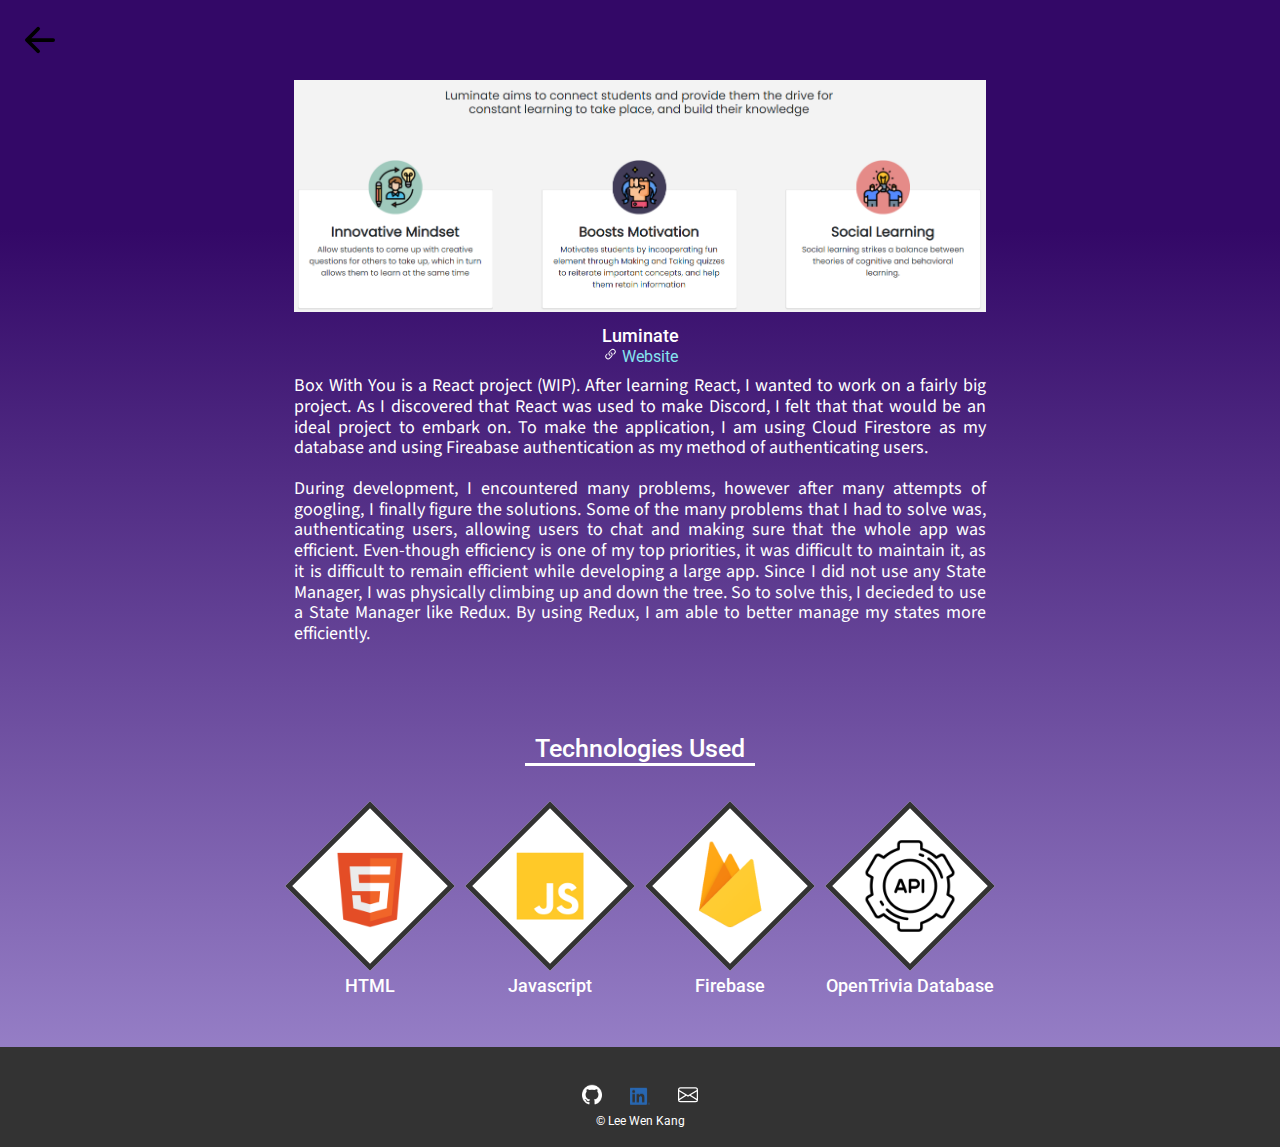
<file: Luminate.html>
<!DOCTYPE html>
<html lang="en">

<head>
    <meta charset="UTF-8">
    <meta name="viewport" content="width=device-width, initial-scale=1.0">
    <link rel="stylesheet" href="css/normalize.css">
    <link rel="stylesheet" href="css/project-style.css">
    <link rel="stylesheet" href="css/footer-style.css">
    <link rel="icon" href="src/wenkang.png">
    <title>Lee Wen Kang</title>
</head>

<body>
    <div id="back-button-block">
        <div id="back-block">
            <a href="index.html">
                <svg width="60px" height="60px" viewBox="0 0 16 16" class="bi bi-arrow-left-short" fill="black"
                    xmlns="http://www.w3.org/2000/svg">
                    <path fill-rule="evenodd"
                        d="M12 8a.5.5 0 0 1-.5.5H5.707l2.147 2.146a.5.5 0 0 1-.708.708l-3-3a.5.5 0 0 1 0-.708l3-3a.5.5 0 1 1 .708.708L5.707 7.5H11.5a.5.5 0 0 1 .5.5z" />
                </svg>
            </a>
        </div>

    </div>
    <!-- 
    This page can be used as a template for other projects.
    To change projects, just change image, description and "Technologies Used" icons.
    
    Page contains an image that represents the project, a short discription abou the project and my experiences
    and a "Technologies Used" section to tell visitors what kind of technologies were used in the project.
    -->
    <section id="project-section">
        <div id="image-block">
            <img src="src/project-page-image/luminate2.PNG" alt="screenshot of project">
        </div>
        <h2 class="text-block">
            Luminate
        </h2>
        <div id="link-block">
            <span id="link-icon">
                <svg width="15px" height="15px" viewBox="0 0 16 16" class="bi bi-link-45deg" fill="currentColor"
                    xmlns="http://www.w3.org/2000/svg">
                    <path
                        d="M4.715 6.542L3.343 7.914a3 3 0 1 0 4.243 4.243l1.828-1.829A3 3 0 0 0 8.586 5.5L8 6.086a1.001 1.001 0 0 0-.154.199 2 2 0 0 1 .861 3.337L6.88 11.45a2 2 0 1 1-2.83-2.83l.793-.792a4.018 4.018 0 0 1-.128-1.287z" />
                    <path
                        d="M6.586 4.672A3 3 0 0 0 7.414 9.5l.775-.776a2 2 0 0 1-.896-3.346L9.12 3.55a2 2 0 0 1 2.83 2.83l-.793.792c.112.42.155.855.128 1.287l1.372-1.372a3 3 0 0 0-4.243-4.243L6.586 4.672z" />
                </svg>
            </span>
            <span><a href="https://npleewenkang.github.io/ID-Asgn3-GP4/" target="_Blank">Website</a></span>
        </div>
        <div class="description-block">
            Box With You is a React project (WIP). After learning React, I wanted to work on a fairly big project. As I
            discovered that React was used to make Discord, I felt that that would be an ideal project to embark on. To
            make the application, I am using Cloud Firestore as my database and using Fireabase authentication as my
            method of authenticating users.
        </div>
        <div class="description-block">
            During development, I encountered many problems, however after many attempts of googling, I finally figure
            the solutions. Some of the many problems that I had to solve was, authenticating users, allowing users to
            chat and making sure that the whole app was efficient. Even-though efficiency is one of my top priorities,
            it was difficult to maintain it, as it is difficult to remain efficient while developing a large app. Since
            I did not use any State Manager, I was physically climbing up and down the tree. So to solve this, I
            decieded to use a State Manager like Redux. By using Redux, I am able to better manage my states
            more efficiently.
        </div>
    </section>
    <section id="technology-section">
        <header>
            <h1>Technologies Used</h1>
        </header>
        <div>
            <article>
                <a href="https://www.w3schools.com/whatis/whatis_html.asp" class="icon-container" target="_Blank">
                    <img src="src/technologies/html.png" alt="react icon">
                </a>
                <h2>HTML</h2>
            </article>
            <article>
                <a href="https://javascript.info/intro" class="icon-container" target="_Blank">
                    <img src="src/technologies/javascript.png" alt="firebase icon">
                </a>
                <h2>Javascript</h2>

            </article>
            <article>
                <a href="https://firebase.google.com/" class="icon-container" target="_Blank">
                    <img src="src/technologies/Firebase.png" alt="firebase icon">
                </a>
                <h2>Firebase</h2>

            </article>
            <article>
                <a href="https://opentdb.com/api_config.php" class="icon-container" target="_Blank">
                    <img src="src/technologies/api.png" alt="javascript icon">
                </a>
                <h2>OpenTrivia Database</h2>

            </article>
        </div>
    </section>
    <footer id="footer-content">
        <!--
            Footer area. This area is visible on all pages.
            This area contains social media links and contains my name.
        -->
        <div id="socials-content">
            <div id="github-block">
                <a href="https://github.com/SpaceyCodes" target="_blank">
                    <img id='GitHubIMG' src="src/GItHub.png" alt="GitHub logo">
                </a>

            </div>
            <div id="linkedin-block">
                <a href="https://linkedin.com/in/leewenkang/" target="_blank">
                    <img id='LinkedInIMG' src="src/LinkedIn.png" alt="LinkedIn Logo">
                </a>

            </div>
            <div id="email-block">
                <a href="mailto:spaceycodes@gmail.com" id="emailIMG">
                    <svg width="20px" height="20px" viewBox="0 0 16 16" class="bi bi-envelope" fill="white"
                        xmlns="http://www.w3.org/2000/svg">
                        <path fill-rule="evenodd"
                            d="M0 4a2 2 0 0 1 2-2h12a2 2 0 0 1 2 2v8a2 2 0 0 1-2 2H2a2 2 0 0 1-2-2V4zm2-1a1 1 0 0 0-1 1v.217l7 4.2 7-4.2V4a1 1 0 0 0-1-1H2zm13 2.383l-4.758 2.855L15 11.114v-5.73zm-.034 6.878L9.271 8.82 8 9.583 6.728 8.82l-5.694 3.44A1 1 0 0 0 2 13h12a1 1 0 0 0 .966-.739zM1 11.114l4.758-2.876L1 5.383v5.73z" />
                    </svg>
                </a>
            </div>
        </div>
        <div id="made-by-text">
            &copy; Lee Wen Kang
        </div>
    </footer>
</body>

</html>
</file>
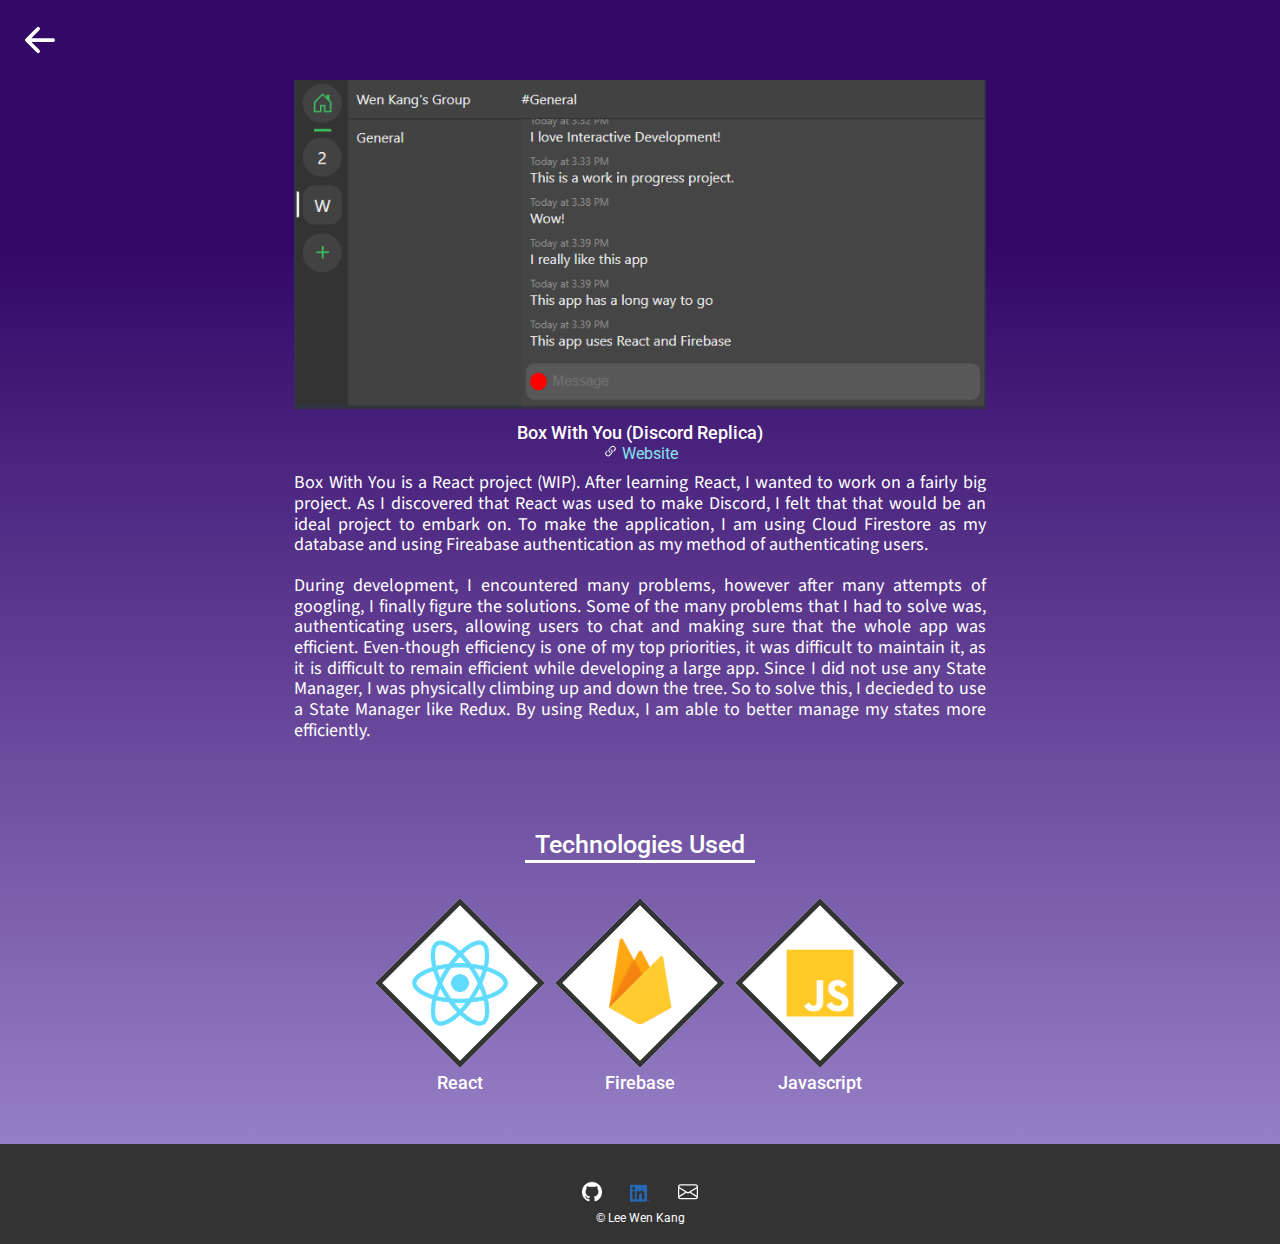
<file: project1.html>
<!DOCTYPE html>
<html lang="en">

<head>
    <meta charset="UTF-8">
    <meta name="viewport" content="width=device-width, initial-scale=1.0">
    <link rel="stylesheet" href="css/normalize.css">
    <link rel="stylesheet" href="css/project-style.css">
    <link rel="stylesheet" href="css/footer-style.css">
    <link rel="icon" href="src/wenkang.png">
    <title>Lee Wen Kang</title>
</head>

<body>
    <div id="back-button-block">
        <div id="back-block">
            <a href="index.html">
                <svg width="60px" height="60px" viewBox="0 0 16 16" class="bi bi-arrow-left-short" fill="white"
                    xmlns="http://www.w3.org/2000/svg">
                    <path fill-rule="evenodd"
                        d="M12 8a.5.5 0 0 1-.5.5H5.707l2.147 2.146a.5.5 0 0 1-.708.708l-3-3a.5.5 0 0 1 0-.708l3-3a.5.5 0 1 1 .708.708L5.707 7.5H11.5a.5.5 0 0 1 .5.5z" />
                </svg>
            </a>
        </div>

    </div>
    <!-- 
    This page can be used as a template for other projects.
    To change projects, just change image, description and "Technologies Used" icons.
    
    Page contains an image that represents the project, a short discription abou the project and my experiences
    and a "Technologies Used" section to tell visitors what kind of technologies were used in the project.
    -->
    <section id="project-section">
        <div id="image-block">
            <img src="src/project-page-image/DiscordReplica2.png" alt="screenshot of project">
        </div>
        <h2 class="text-block">
            Box With You (Discord Replica)
        </h2>
        <div id="link-block">
            <span id="link-icon">
                <svg width="15px" height="15px" viewBox="0 0 16 16" class="bi bi-link-45deg" fill="currentColor"
                    xmlns="http://www.w3.org/2000/svg">
                    <path
                        d="M4.715 6.542L3.343 7.914a3 3 0 1 0 4.243 4.243l1.828-1.829A3 3 0 0 0 8.586 5.5L8 6.086a1.001 1.001 0 0 0-.154.199 2 2 0 0 1 .861 3.337L6.88 11.45a2 2 0 1 1-2.83-2.83l.793-.792a4.018 4.018 0 0 1-.128-1.287z" />
                    <path
                        d="M6.586 4.672A3 3 0 0 0 7.414 9.5l.775-.776a2 2 0 0 1-.896-3.346L9.12 3.55a2 2 0 0 1 2.83 2.83l-.793.792c.112.42.155.855.128 1.287l1.372-1.372a3 3 0 0 0-4.243-4.243L6.586 4.672z" />
                </svg>
            </span>
            <span><a href="https://todo-app-bb61a.firebaseapp.com/" target="_Blank">Website</a></span>
        </div>
        <div class="description-block">
            Box With You is a React project (WIP). After learning React, I wanted to work on a fairly big project. As I
            discovered that React was used to make Discord, I felt that that would be an ideal project to embark on. To
            make the application, I am using Cloud Firestore as my database and using Fireabase authentication as my
            method of authenticating users.
        </div>
        <div class="description-block">
            During development, I encountered many problems, however after many attempts of googling, I finally figure
            the solutions. Some of the many problems that I had to solve was, authenticating users, allowing users to
            chat and making sure that the whole app was efficient. Even-though efficiency is one of my top priorities,
            it was difficult to maintain it, as it is difficult to remain efficient while developing a large app. Since
            I did not use any State Manager, I was physically climbing up and down the tree. So to solve this, I
            decieded to use a State Manager like Redux. By using Redux, I am able to better manage my states
            more efficiently.
        </div>
    </section>
    <section id="technology-section">
        <header>
            <h1>Technologies Used</h1>
        </header>
        <div>
            <article>
                <a href="https://reactjs.org/" class="icon-container" target="_Blank">
                    <img src="src/technologies/react.png" alt="react icon">
                </a>
                <h2>React</h2>
            </article>
            <article>
                <a href="https://firebase.google.com/" class="icon-container" target="_Blank">
                    <img src="src/technologies/Firebase.png" alt="firebase icon">
                </a>
                <h2>Firebase</h2>

            </article>
            <article>
                <a href="https://javascript.info/intro" class="icon-container" target="_Blank">
                    <img src="src/technologies/javascript.png" alt="javascript icon">
                </a>
                <h2>Javascript</h2>

            </article>
        </div>
    </section>
    <footer id="footer-content">
        <!--
            Footer area. This area is visible on all pages.
            This area contains social media links and contains my name.
        -->
        <div id="socials-content">
            <div id="github-block">
                <a href="https://github.com/SpaceyCodes" target="_blank">
                    <img id='GitHubIMG' src="src/GItHub.png" alt="GitHub logo">
                </a>

            </div>
            <div id="linkedin-block">
                <a href="https://linkedin.com/in/leewenkang/" target="_blank">
                    <img id='LinkedInIMG' src="src/LinkedIn.png" alt="LinkedIn Logo">
                </a>

            </div>
            <div id="email-block">
                <a href="mailto:spaceycodes@gmail.com" id="emailIMG">
                    <svg width="20px" height="20px" viewBox="0 0 16 16" class="bi bi-envelope" fill="white"
                        xmlns="http://www.w3.org/2000/svg">
                        <path fill-rule="evenodd"
                            d="M0 4a2 2 0 0 1 2-2h12a2 2 0 0 1 2 2v8a2 2 0 0 1-2 2H2a2 2 0 0 1-2-2V4zm2-1a1 1 0 0 0-1 1v.217l7 4.2 7-4.2V4a1 1 0 0 0-1-1H2zm13 2.383l-4.758 2.855L15 11.114v-5.73zm-.034 6.878L9.271 8.82 8 9.583 6.728 8.82l-5.694 3.44A1 1 0 0 0 2 13h12a1 1 0 0 0 .966-.739zM1 11.114l4.758-2.876L1 5.383v5.73z" />
                    </svg>
                </a>
            </div>
        </div>
        <div id="made-by-text">
            &copy; Lee Wen Kang
        </div>
    </footer>
</body>

</html>
</file>
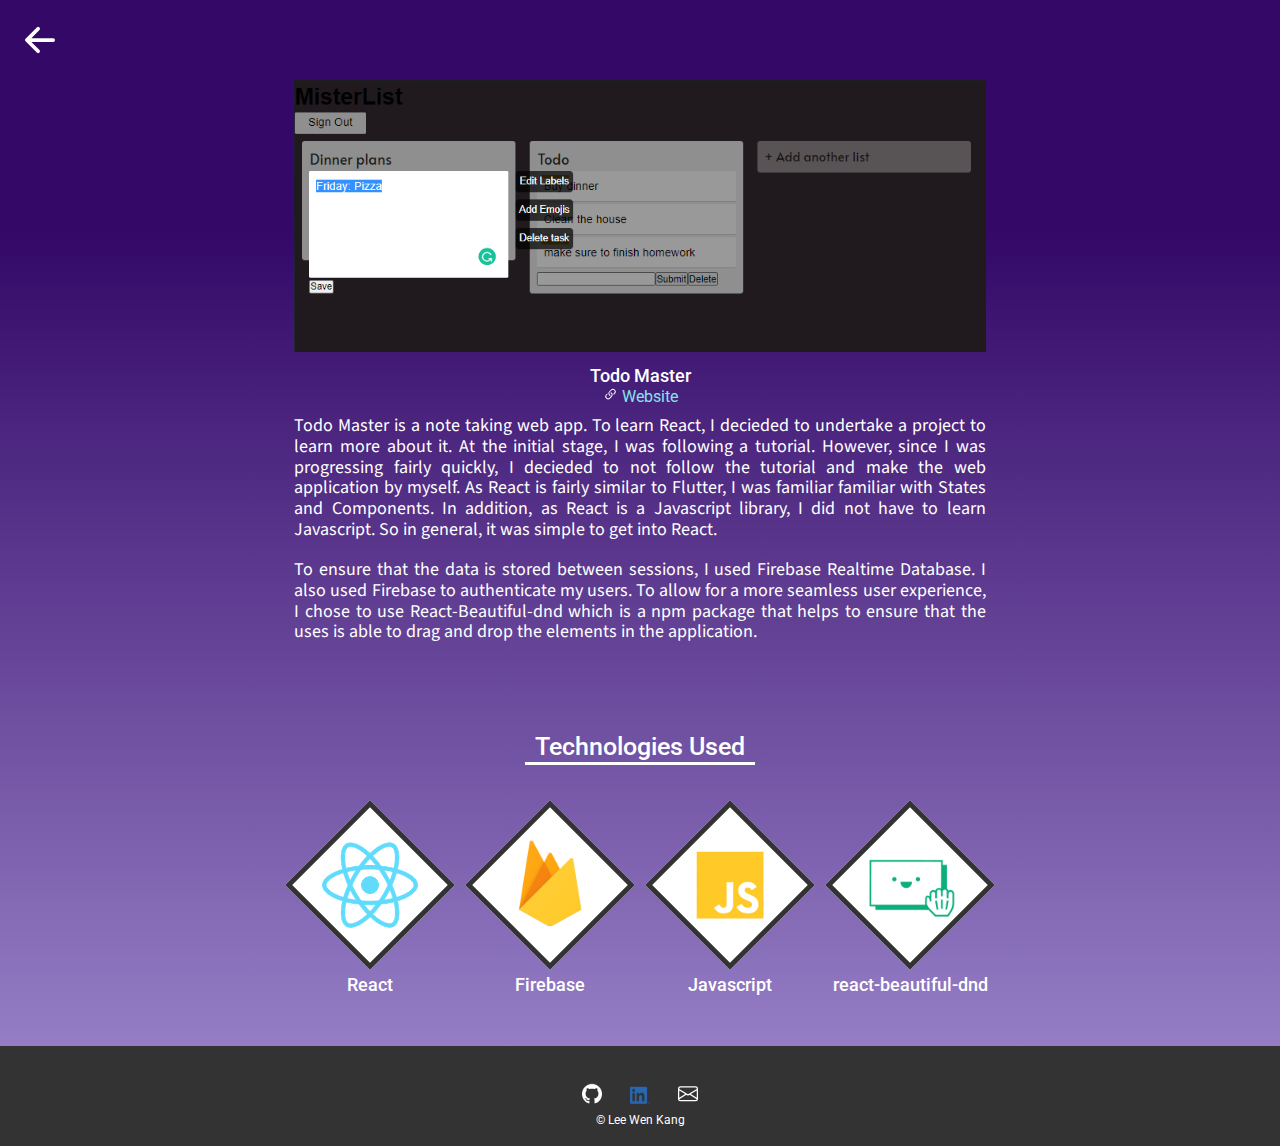
<file: project2.html>
<!DOCTYPE html>
<html lang="en">

<head>
    <meta charset="UTF-8">
    <meta name="viewport" content="width=device-width, initial-scale=1.0">
    <link rel="stylesheet" href="css/normalize.css">
    <link rel="stylesheet" href="css/project-style.css">
    <link rel="stylesheet" href="css/footer-style.css">
    <link rel="icon" href="src/wenkang.png">
    <title>Lee Wen Kang</title>
</head>

<body>
    <div id="back-button-block">
        <div id="back-block">
            <a href="index.html">
                <svg width="60px" height="60px" viewBox="0 0 16 16" class="bi bi-arrow-left-short" fill="white"
                    xmlns="http://www.w3.org/2000/svg">
                    <path fill-rule="evenodd"
                        d="M12 8a.5.5 0 0 1-.5.5H5.707l2.147 2.146a.5.5 0 0 1-.708.708l-3-3a.5.5 0 0 1 0-.708l3-3a.5.5 0 1 1 .708.708L5.707 7.5H11.5a.5.5 0 0 1 .5.5z" />
                </svg>
            </a>
        </div>

    </div>
    <!-- 
    This page can be used as a template for other projects.
    To change projects, just change image, description and "Technologies Used" icons.
    
    Page contains an image that represents the project, a short discription abou the project and my experiences
    and a "Technologies Used" section to tell visitors what kind of technologies were used in the project.
    -->
    <section id="project-section">
        <div id="image-block">
            <img src="src/project-page-image/Todomasterimg.PNG" alt="screenshot of project">
        </div>
        <h2 class="text-block">
            Todo Master
        </h2>
        <div id="link-block">
            <span id="link-icon">
                <svg width="15px" height="15px" viewBox="0 0 16 16" class="bi bi-link-45deg" fill="currentColor"
                    xmlns="http://www.w3.org/2000/svg">
                    <path
                        d="M4.715 6.542L3.343 7.914a3 3 0 1 0 4.243 4.243l1.828-1.829A3 3 0 0 0 8.586 5.5L8 6.086a1.001 1.001 0 0 0-.154.199 2 2 0 0 1 .861 3.337L6.88 11.45a2 2 0 1 1-2.83-2.83l.793-.792a4.018 4.018 0 0 1-.128-1.287z" />
                    <path
                        d="M6.586 4.672A3 3 0 0 0 7.414 9.5l.775-.776a2 2 0 0 1-.896-3.346L9.12 3.55a2 2 0 0 1 2.83 2.83l-.793.792c.112.42.155.855.128 1.287l1.372-1.372a3 3 0 0 0-4.243-4.243L6.586 4.672z" />
                </svg>
            </span>
            <span><a href="https://todo-app-bb61a.firebaseapp.com/" target="_Blank">Website</a></span>
        </div>
        <div class="description-block">
            Todo Master is a note taking web app. To learn React, I decieded to undertake a project to learn more about
            it. At the initial stage, I was following a tutorial. However, since I was progressing fairly quickly, I
            decieded to not follow the tutorial and make the web application by myself. As React is fairly similar to
            Flutter, I was familiar familiar with States and Components. In addition, as React is a Javascript library,
            I did not have to learn Javascript. So in general, it was simple to get into React.
        </div>
        <div class="description-block">
            To ensure that the data is stored between sessions, I used Firebase Realtime Database. I also used Firebase
            to authenticate my users. To allow for a more seamless user experience, I chose to use React-Beautiful-dnd
            which is a npm package that helps to ensure that the uses is able to drag and drop the elements in the
            application.
        </div>
    </section>
    <section id="technology-section">
        <header>
            <h1>Technologies Used</h1>
        </header>
        <div>
            <article>
                <a href="https://reactjs.org/" class="icon-container" target="_Blank">
                    <img src="src/technologies/react.png" alt="react icon">
                </a>
                <h2>React</h2>
            </article>
            <article>
                <a href="https://firebase.google.com/" class="icon-container" target="_Blank">
                    <img src="src/technologies/Firebase.png" alt="firebase icon">
                </a>
                <h2>Firebase</h2>

            </article>
            <article>
                <a href="https://javascript.info/intro" class="icon-container" target="_Blank">
                    <img src="src/technologies/javascript.png" alt="javascript icon">
                </a>
                <h2>Javascript</h2>

            </article>
            <article>
                <a href="https://github.com/atlassian/react-beautiful-dnd" class="icon-container" target="_Blank">
                    <img src="src/technologies/react-beautiful-dnd.png" alt="react-beautiful-dnd icon">
                </a>
                <h2>react-beautiful-dnd</h2>

            </article>
        </div>
    </section>
    <footer id="footer-content">
        <!--
            Footer area. This area is visible on all pages.
            This area contains social media links and contains my name.
        -->
        <div id="socials-content">
            <div id="github-block">
                <a href="https://github.com/SpaceyCodes" target="_blank">
                    <img id='GitHubIMG' src="src/GItHub.png" alt="GitHub logo">
                </a>

            </div>
            <div id="linkedin-block">
                <a href="https://linkedin.com/in/leewenkang/" target="_blank">
                    <img id='LinkedInIMG' src="src/LinkedIn.png" alt="LinkedIn Logo">
                </a>

            </div>
            <div id="email-block">
                <a href="mailto:spaceycodes@gmail.com" id="emailIMG">
                    <svg width="20px" height="20px" viewBox="0 0 16 16" class="bi bi-envelope" fill="white"
                        xmlns="http://www.w3.org/2000/svg">
                        <path fill-rule="evenodd"
                            d="M0 4a2 2 0 0 1 2-2h12a2 2 0 0 1 2 2v8a2 2 0 0 1-2 2H2a2 2 0 0 1-2-2V4zm2-1a1 1 0 0 0-1 1v.217l7 4.2 7-4.2V4a1 1 0 0 0-1-1H2zm13 2.383l-4.758 2.855L15 11.114v-5.73zm-.034 6.878L9.271 8.82 8 9.583 6.728 8.82l-5.694 3.44A1 1 0 0 0 2 13h12a1 1 0 0 0 .966-.739zM1 11.114l4.758-2.876L1 5.383v5.73z" />
                    </svg>
                </a>
            </div>
        </div>
        <div id="made-by-text">
            &copy; Lee Wen Kang
        </div>
    </footer>
</body>

</html>
</file>
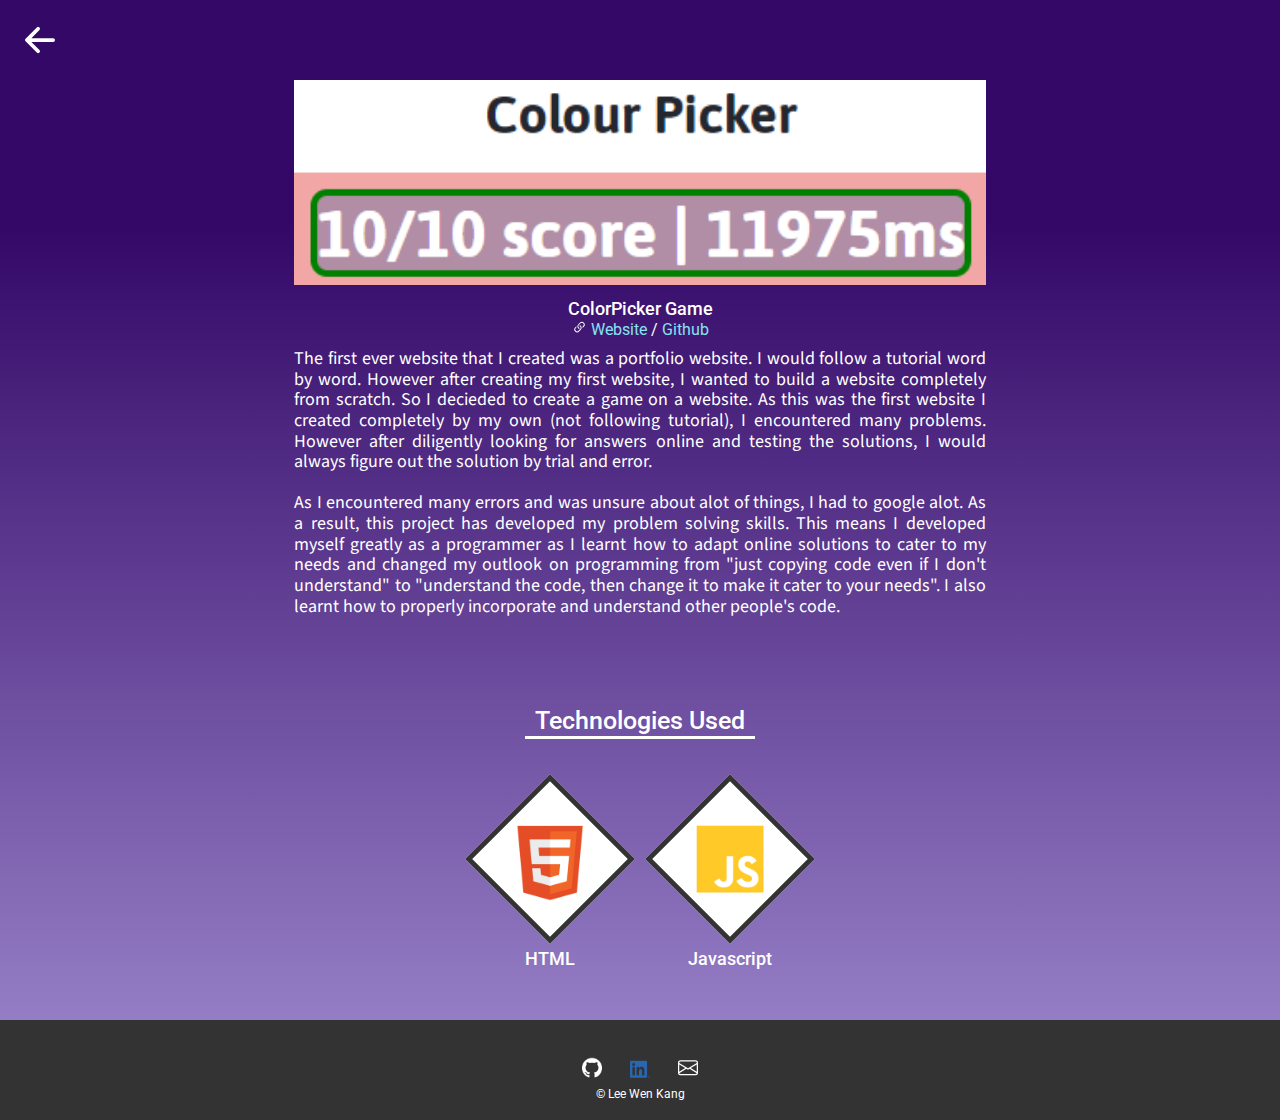
<file: project3.html>
<!DOCTYPE html>
<html lang="en">

<head>
    <meta charset="UTF-8">
    <meta name="viewport" content="width=device-width, initial-scale=1.0">
    <link rel="stylesheet" href="css/normalize.css">
    <link rel="stylesheet" href="css/project-style.css">
    <link rel="stylesheet" href="css/footer-style.css">
    <link rel="icon" href="src/wenkang.png">
    <title>Lee Wen Kang</title>
</head>

<body>
    <div id="back-button-block">
        <div id="back-block">
            <a href="index.html">
                <svg width="60px" height="60px" viewBox="0 0 16 16" class="bi bi-arrow-left-short" fill="white"
                    xmlns="http://www.w3.org/2000/svg">
                    <path fill-rule="evenodd"
                        d="M12 8a.5.5 0 0 1-.5.5H5.707l2.147 2.146a.5.5 0 0 1-.708.708l-3-3a.5.5 0 0 1 0-.708l3-3a.5.5 0 1 1 .708.708L5.707 7.5H11.5a.5.5 0 0 1 .5.5z" />
                </svg>
            </a>
        </div>

    </div>
    <!-- 
    This page can be used as a template for other projects.
    To change projects, just change image, description and "Technologies Used" icons.
    
    Page contains an image that represents the project, a short discription abou the project and my experiences
    and a "Technologies Used" section to tell visitors what kind of technologies were used in the project.
    -->
    <section id="project-section">
        <div id="image-block">
            <img src="src/project-page-image/colorpicker-game-img.png" alt="screenshot of project" width="100%">
        </div>
        <h2 class="text-block">
            ColorPicker Game
        </h2>
        <div id="link-block">
            <span id="link-icon">
                <svg width="15px" height="15px" viewBox="0 0 16 16" class="bi bi-link-45deg" fill="currentColor"
                    xmlns="http://www.w3.org/2000/svg">
                    <path
                        d="M4.715 6.542L3.343 7.914a3 3 0 1 0 4.243 4.243l1.828-1.829A3 3 0 0 0 8.586 5.5L8 6.086a1.001 1.001 0 0 0-.154.199 2 2 0 0 1 .861 3.337L6.88 11.45a2 2 0 1 1-2.83-2.83l.793-.792a4.018 4.018 0 0 1-.128-1.287z" />
                    <path
                        d="M6.586 4.672A3 3 0 0 0 7.414 9.5l.775-.776a2 2 0 0 1-.896-3.346L9.12 3.55a2 2 0 0 1 2.83 2.83l-.793.792c.112.42.155.855.128 1.287l1.372-1.372a3 3 0 0 0-4.243-4.243L6.586 4.672z" />
                </svg>
            </span>
            <span><a href="https://spaceycodes.github.io/Codes/colourpicker/" target="_Blank">Website</a></span>
            <span> / </span>
            <span><a href="https://github.com/SpaceyCodes/Codes/tree/master/colourpicker"
                    target="_Blank">Github</a></span>
        </div>
        <div class="description-block">
            The first ever website that I created was a portfolio website. I would follow a tutorial word by word.
            However after creating my first website, I wanted to build a website completely from scratch. So I decieded
            to create a game on a website. As this was the first website I created completely by my own (not following
            tutorial), I encountered many problems. However after diligently looking for answers online and testing the
            solutions, I would always figure out the solution by trial and error.
        </div>
        <div class="description-block">
            As I encountered many errors and was unsure about alot of things, I had to google alot. As a result, this
            project has developed my problem solving skills. This means I developed myself greatly as a programmer as I
            learnt how to adapt online solutions to cater to my needs and changed my outlook on programming from "just
            copying code even if I don't understand" to "understand the code, then change it to make it cater to your
            needs". I also learnt how to properly incorporate and understand other people's code.
        </div>
    </section>
    <section id="technology-section">
        <header>
            <h1>Technologies Used</h1>
        </header>
        <div>
            <article>
                <a href="https://www.w3schools.com/whatis/whatis_html.asp" class="icon-container" target="_Blank">
                    <img src="src/technologies/html.png" alt="HTML icon">
                </a>
                <h2>HTML</h2>
            </article>
            <article>
                <a href="https://javascript.info/intro" class="icon-container" target="_Blank">
                    <img src="src/technologies/javascript.png" alt="javascript icon">
                </a>
                <h2>Javascript</h2>

            </article>
        </div>
    </section>
    <footer id="footer-content">
        <!--
            Footer area. This area is visible on all pages.
            This area contains social media links and contains my name.
        -->
        <div id="socials-content">
            <div id="github-block">
                <a href="https://github.com/SpaceyCodes" target="_blank">
                    <img id='GitHubIMG' src="src/GItHub.png" alt="GitHub logo">
                </a>

            </div>
            <div id="linkedin-block">
                <a href="https://linkedin.com/in/leewenkang/" target="_blank">
                    <img id='LinkedInIMG' src="src/LinkedIn.png" alt="LinkedIn Logo">
                </a>

            </div>
            <div id="email-block">
                <a href="mailto:spaceycodes@gmail.com" id="emailIMG">
                    <svg width="20px" height="20px" viewBox="0 0 16 16" class="bi bi-envelope" fill="white"
                        xmlns="http://www.w3.org/2000/svg">
                        <path fill-rule="evenodd"
                            d="M0 4a2 2 0 0 1 2-2h12a2 2 0 0 1 2 2v8a2 2 0 0 1-2 2H2a2 2 0 0 1-2-2V4zm2-1a1 1 0 0 0-1 1v.217l7 4.2 7-4.2V4a1 1 0 0 0-1-1H2zm13 2.383l-4.758 2.855L15 11.114v-5.73zm-.034 6.878L9.271 8.82 8 9.583 6.728 8.82l-5.694 3.44A1 1 0 0 0 2 13h12a1 1 0 0 0 .966-.739zM1 11.114l4.758-2.876L1 5.383v5.73z" />
                    </svg>
                </a>
            </div>
        </div>
        <div id="made-by-text">
            &copy; Lee Wen Kang
        </div>
    </footer>
</body>

</html>
</file>
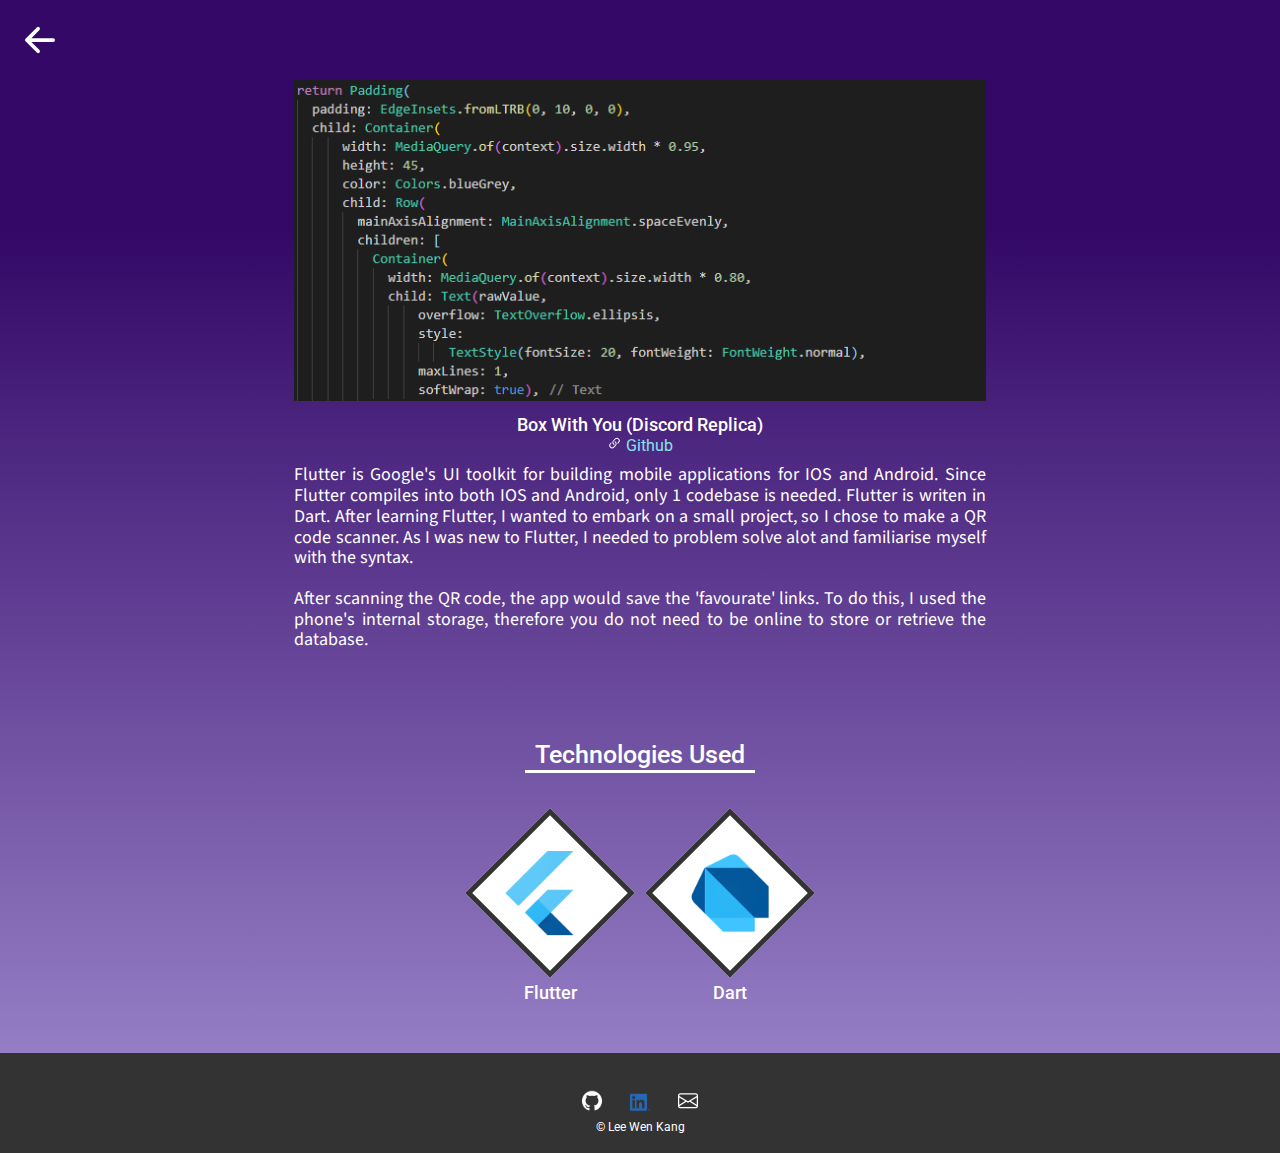
<file: project4.html>
<!DOCTYPE html>
<html lang="en">

<head>
    <meta charset="UTF-8">
    <meta name="viewport" content="width=device-width, initial-scale=1.0">
    <link rel="stylesheet" href="css/normalize.css">
    <link rel="stylesheet" href="css/project-style.css">
    <link rel="stylesheet" href="css/footer-style.css">
    <link rel="icon" href="src/wenkang.png">
    <title>Lee Wen Kang</title>
</head>

<body>
    <div id="back-button-block">
        <div id="back-block">
            <a href="index.html">
                <svg width="60px" height="60px" viewBox="0 0 16 16" class="bi bi-arrow-left-short" fill="white"
                    xmlns="http://www.w3.org/2000/svg">
                    <path fill-rule="evenodd"
                        d="M12 8a.5.5 0 0 1-.5.5H5.707l2.147 2.146a.5.5 0 0 1-.708.708l-3-3a.5.5 0 0 1 0-.708l3-3a.5.5 0 1 1 .708.708L5.707 7.5H11.5a.5.5 0 0 1 .5.5z" />
                </svg>
            </a>
        </div>

    </div>
    <!-- 
    This page can be used as a template for other projects.
    To change projects, just change image, description and "Technologies Used" icons.
    
    Page contains an image that represents the project, a short discription abou the project and my experiences
    and a "Technologies Used" section to tell visitors what kind of technologies were used in the project.
    -->
    <section id="project-section">
        <div id="image-block">
            <img src="src/project-page-image/qrcode-image.png" alt="screenshot of source code">
        </div>
        <h2 class="text-block">
            Box With You (Discord Replica)
        </h2>
        <div id="link-block">
            <span id="link-icon">
                <svg width="15px" height="15px" viewBox="0 0 16 16" class="bi bi-link-45deg" fill="currentColor"
                    xmlns="http://www.w3.org/2000/svg">
                    <path
                        d="M4.715 6.542L3.343 7.914a3 3 0 1 0 4.243 4.243l1.828-1.829A3 3 0 0 0 8.586 5.5L8 6.086a1.001 1.001 0 0 0-.154.199 2 2 0 0 1 .861 3.337L6.88 11.45a2 2 0 1 1-2.83-2.83l.793-.792a4.018 4.018 0 0 1-.128-1.287z" />
                    <path
                        d="M6.586 4.672A3 3 0 0 0 7.414 9.5l.775-.776a2 2 0 0 1-.896-3.346L9.12 3.55a2 2 0 0 1 2.83 2.83l-.793.792c.112.42.155.855.128 1.287l1.372-1.372a3 3 0 0 0-4.243-4.243L6.586 4.672z" />
                </svg>
            </span>
            <span><a href="https://github.com/SpaceyCodes/Qr_Code_Scanner" target="_Blank">Github</a></span>
        </div>
        <div class="description-block">
            Flutter is Google's UI toolkit for building mobile applications for IOS and Android. Since Flutter compiles
            into both IOS and Android, only 1 codebase is needed. Flutter is writen in Dart. After learning Flutter, I
            wanted to embark on a small project, so I chose to make a QR code scanner. As I was new to Flutter, I needed
            to problem solve alot and familiarise myself with the syntax.
        </div>
        <div class="description-block">
            After scanning the QR code, the app would save the 'favourate' links. To do this, I used the phone's
            internal storage, therefore you do not need to be online to store or retrieve the database.
        </div>
    </section>
    <section id="technology-section">
        <header>
            <h1>Technologies Used</h1>
        </header>
        <div>
            <article>
                <a href="https://flutter.dev/" class="icon-container" target="_Blank">
                    <img src="src/technologies/Flutter.png" alt="flutter icon">
                </a>
                <h2>Flutter</h2>

            </article>
            <article>
                <a href="https://dart.dev/" class="icon-container" target="_Blank">
                    <img src="src/technologies/Dart.png" alt="dart icon">
                </a>
                <h2>Dart</h2>

            </article>
        </div>
    </section>
    <footer id="footer-content">
        <!--
            Footer area. This area is visible on all pages.
            This area contains social media links and contains my name.
        -->
        <div id="socials-content">
            <div id="github-block">
                <a href="https://github.com/SpaceyCodes" target="_blank">
                    <img id='GitHubIMG' src="src/GItHub.png" alt="GitHub logo">
                </a>

            </div>
            <div id="linkedin-block">
                <a href="https://linkedin.com/in/leewenkang/" target="_blank">
                    <img id='LinkedInIMG' src="src/LinkedIn.png" alt="LinkedIn Logo">
                </a>

            </div>
            <div id="email-block">
                <a href="mailto:spaceycodes@gmail.com" id="emailIMG">
                    <svg width="20px" height="20px" viewBox="0 0 16 16" class="bi bi-envelope" fill="white"
                        xmlns="http://www.w3.org/2000/svg">
                        <path fill-rule="evenodd"
                            d="M0 4a2 2 0 0 1 2-2h12a2 2 0 0 1 2 2v8a2 2 0 0 1-2 2H2a2 2 0 0 1-2-2V4zm2-1a1 1 0 0 0-1 1v.217l7 4.2 7-4.2V4a1 1 0 0 0-1-1H2zm13 2.383l-4.758 2.855L15 11.114v-5.73zm-.034 6.878L9.271 8.82 8 9.583 6.728 8.82l-5.694 3.44A1 1 0 0 0 2 13h12a1 1 0 0 0 .966-.739zM1 11.114l4.758-2.876L1 5.383v5.73z" />
                    </svg>
                </a>
            </div>
        </div>
        <div id="made-by-text">
            &copy; Lee Wen Kang
        </div>
    </footer>
</body>

</html>
</file>
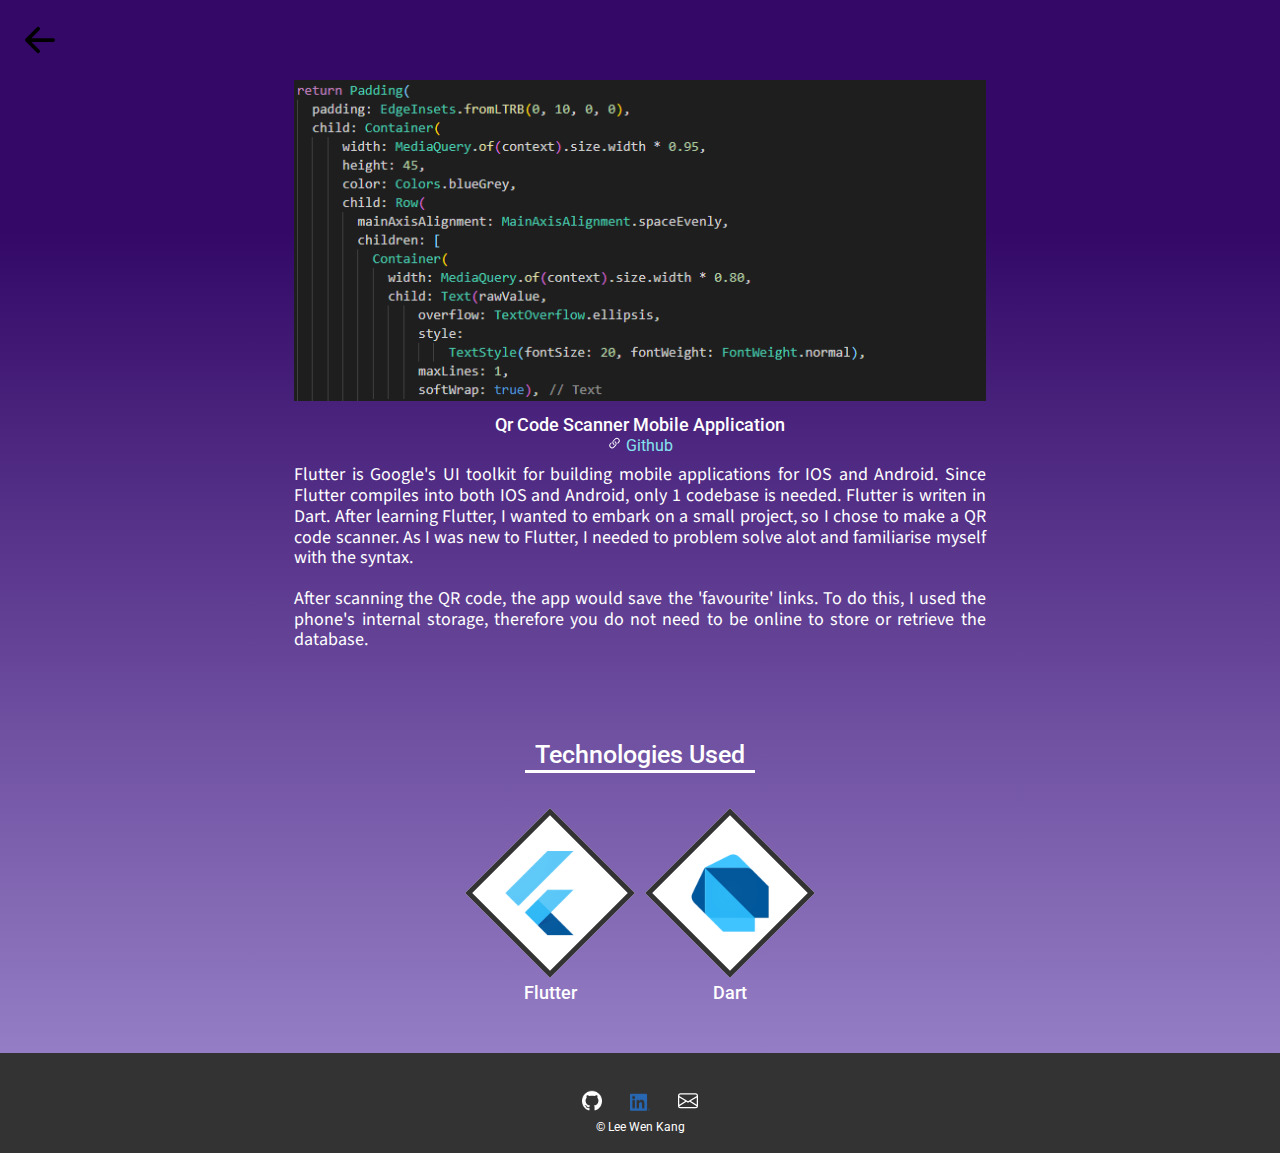
<file: QrCodeScanner.html>
<!DOCTYPE html>
<html lang="en">

<head>
    <meta charset="UTF-8">
    <meta name="viewport" content="width=device-width, initial-scale=1.0">
    <link rel="stylesheet" href="css/normalize.css">
    <link rel="stylesheet" href="css/project-style.css">
    <link rel="stylesheet" href="css/footer-style.css">
    <link rel="icon" href="src/wenkang.png">
    <title>Lee Wen Kang</title>
</head>

<body>
    <div id="back-button-block">
        <div id="back-block">
            <a href="index.html">
                <svg width="60px" height="60px" viewBox="0 0 16 16" class="bi bi-arrow-left-short" fill="black"
                    xmlns="http://www.w3.org/2000/svg">
                    <path fill-rule="evenodd"
                        d="M12 8a.5.5 0 0 1-.5.5H5.707l2.147 2.146a.5.5 0 0 1-.708.708l-3-3a.5.5 0 0 1 0-.708l3-3a.5.5 0 1 1 .708.708L5.707 7.5H11.5a.5.5 0 0 1 .5.5z" />
                </svg>
            </a>
        </div>

    </div>
    <!-- 
    This page can be used as a template for other projects.
    To change projects, just change image, description and "Technologies Used" icons.
    
    Page contains an image that represents the project, a short discription abou the project and my experiences
    and a "Technologies Used" section to tell visitors what kind of technologies were used in the project.
    -->
    <section id="project-section">
        <div id="image-block">
            <img src="src/project-page-image/qrcode-image.png" alt="screenshot of source code">
        </div>
        <h2 class="text-block">
            Qr Code Scanner Mobile Application
        </h2>
        <div id="link-block">
            <span id="link-icon">
                <svg width="15px" height="15px" viewBox="0 0 16 16" class="bi bi-link-45deg" fill="currentColor"
                    xmlns="http://www.w3.org/2000/svg">
                    <path
                        d="M4.715 6.542L3.343 7.914a3 3 0 1 0 4.243 4.243l1.828-1.829A3 3 0 0 0 8.586 5.5L8 6.086a1.001 1.001 0 0 0-.154.199 2 2 0 0 1 .861 3.337L6.88 11.45a2 2 0 1 1-2.83-2.83l.793-.792a4.018 4.018 0 0 1-.128-1.287z" />
                    <path
                        d="M6.586 4.672A3 3 0 0 0 7.414 9.5l.775-.776a2 2 0 0 1-.896-3.346L9.12 3.55a2 2 0 0 1 2.83 2.83l-.793.792c.112.42.155.855.128 1.287l1.372-1.372a3 3 0 0 0-4.243-4.243L6.586 4.672z" />
                </svg>
            </span>
            <span><a href="https://github.com/SpaceyCodes/Qr_Code_Scanner" target="_Blank">Github</a></span>
        </div>
        <div class="description-block">
            Flutter is Google's UI toolkit for building mobile applications for IOS and Android. Since Flutter compiles
            into both IOS and Android, only 1 codebase is needed. Flutter is writen in Dart. After learning Flutter, I
            wanted to embark on a small project, so I chose to make a QR code scanner. As I was new to Flutter, I needed
            to problem solve alot and familiarise myself with the syntax.
        </div>
        <div class="description-block">
            After scanning the QR code, the app would save the 'favourite' links. To do this, I used the phone's
            internal storage, therefore you do not need to be online to store or retrieve the database.
        </div>
    </section>
    <section id="technology-section">
        <header>
            <h1>Technologies Used</h1>
        </header>
        <div>
            <article>
                <a href="https://flutter.dev/" class="icon-container" target="_Blank">
                    <img src="src/technologies/Flutter.png" alt="flutter icon">
                </a>
                <h2>Flutter</h2>

            </article>
            <article>
                <a href="https://dart.dev/" class="icon-container" target="_Blank">
                    <img src="src/technologies/Dart.png" alt="dart icon">
                </a>
                <h2>Dart</h2>

            </article>
        </div>
    </section>
    <footer id="footer-content">
        <!--
            Footer area. This area is visible on all pages.
            This area contains social media links and contains my name.
        -->
        <div id="socials-content">
            <div id="github-block">
                <a href="https://github.com/SpaceyCodes" target="_blank">
                    <img id='GitHubIMG' src="src/GItHub.png" alt="GitHub logo">
                </a>

            </div>
            <div id="linkedin-block">
                <a href="https://linkedin.com/in/leewenkang/" target="_blank">
                    <img id='LinkedInIMG' src="src/LinkedIn.png" alt="LinkedIn Logo">
                </a>

            </div>
            <div id="email-block">
                <a href="mailto:spaceycodes@gmail.com" id="emailIMG">
                    <svg width="20px" height="20px" viewBox="0 0 16 16" class="bi bi-envelope" fill="white"
                        xmlns="http://www.w3.org/2000/svg">
                        <path fill-rule="evenodd"
                            d="M0 4a2 2 0 0 1 2-2h12a2 2 0 0 1 2 2v8a2 2 0 0 1-2 2H2a2 2 0 0 1-2-2V4zm2-1a1 1 0 0 0-1 1v.217l7 4.2 7-4.2V4a1 1 0 0 0-1-1H2zm13 2.383l-4.758 2.855L15 11.114v-5.73zm-.034 6.878L9.271 8.82 8 9.583 6.728 8.82l-5.694 3.44A1 1 0 0 0 2 13h12a1 1 0 0 0 .966-.739zM1 11.114l4.758-2.876L1 5.383v5.73z" />
                    </svg>
                </a>
            </div>
        </div>
        <div id="made-by-text">
            &copy; Lee Wen Kang
        </div>
    </footer>
</body>

</html>
</file>
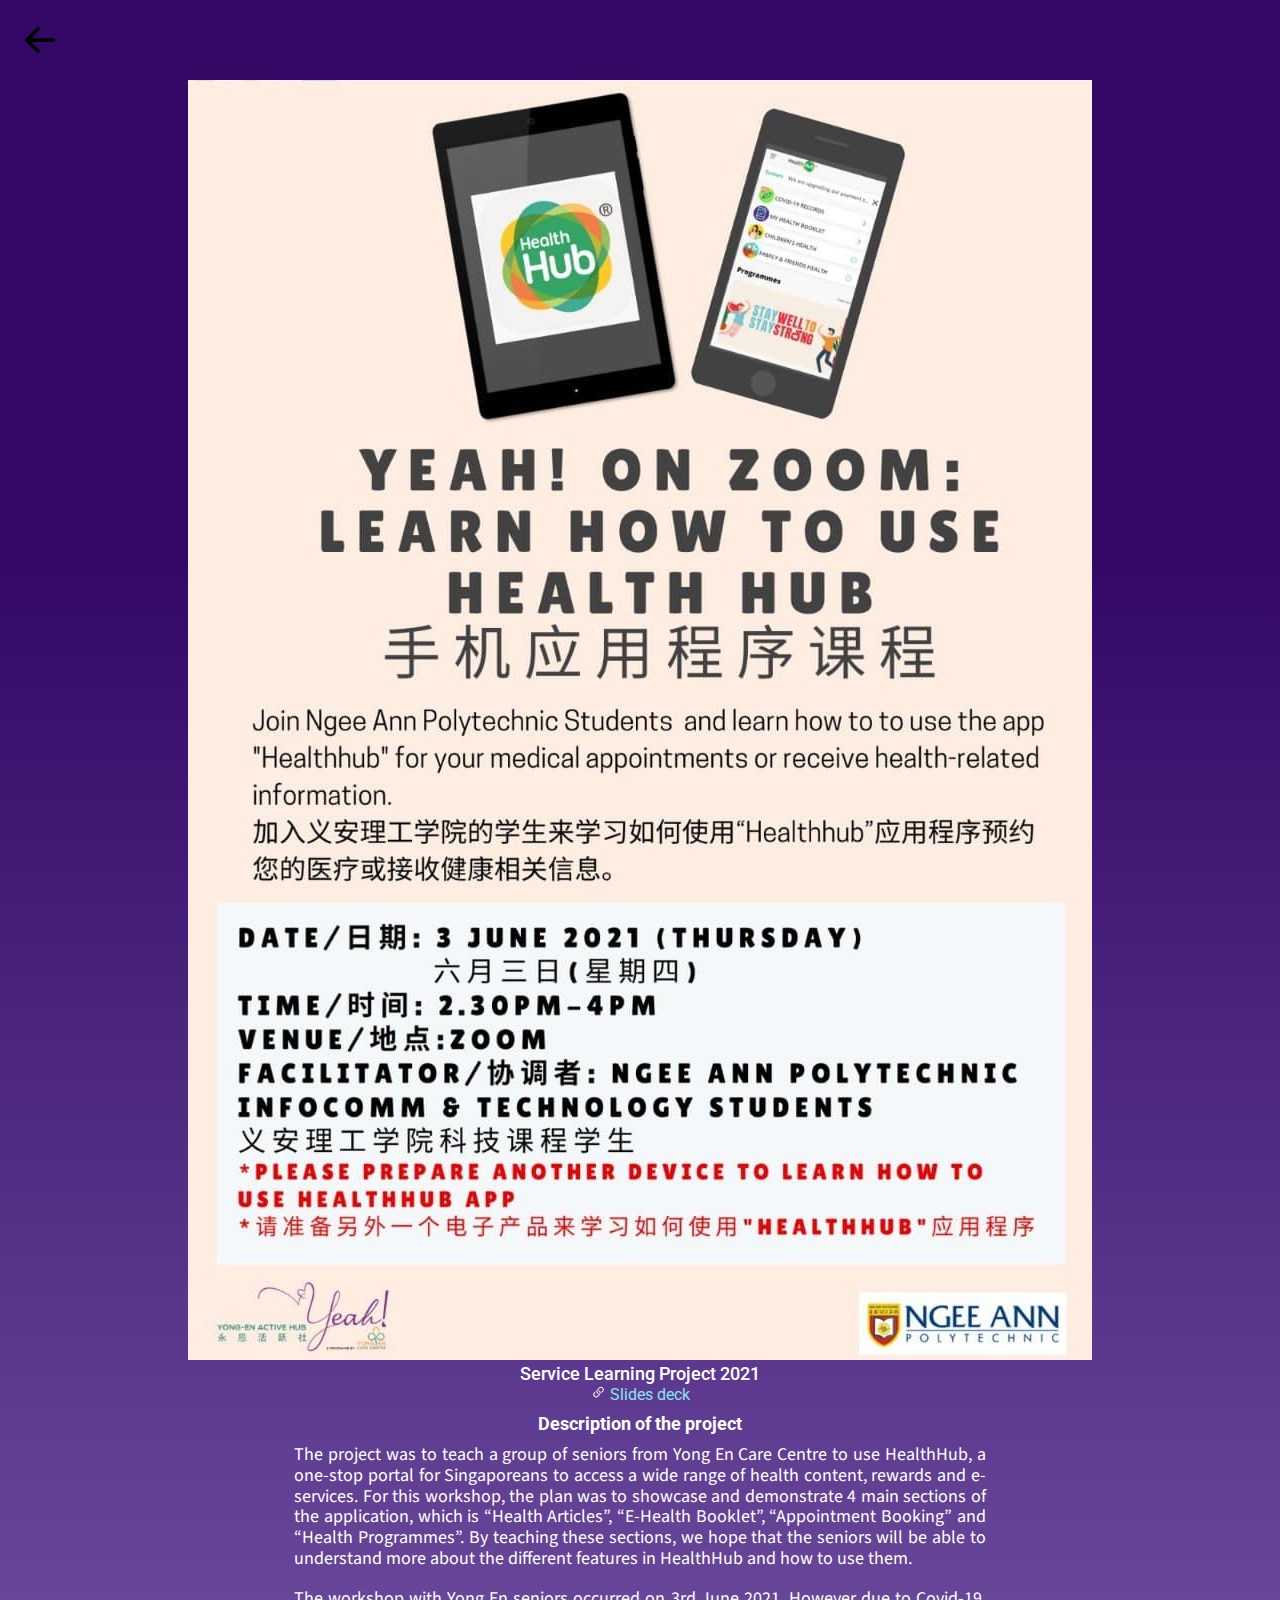
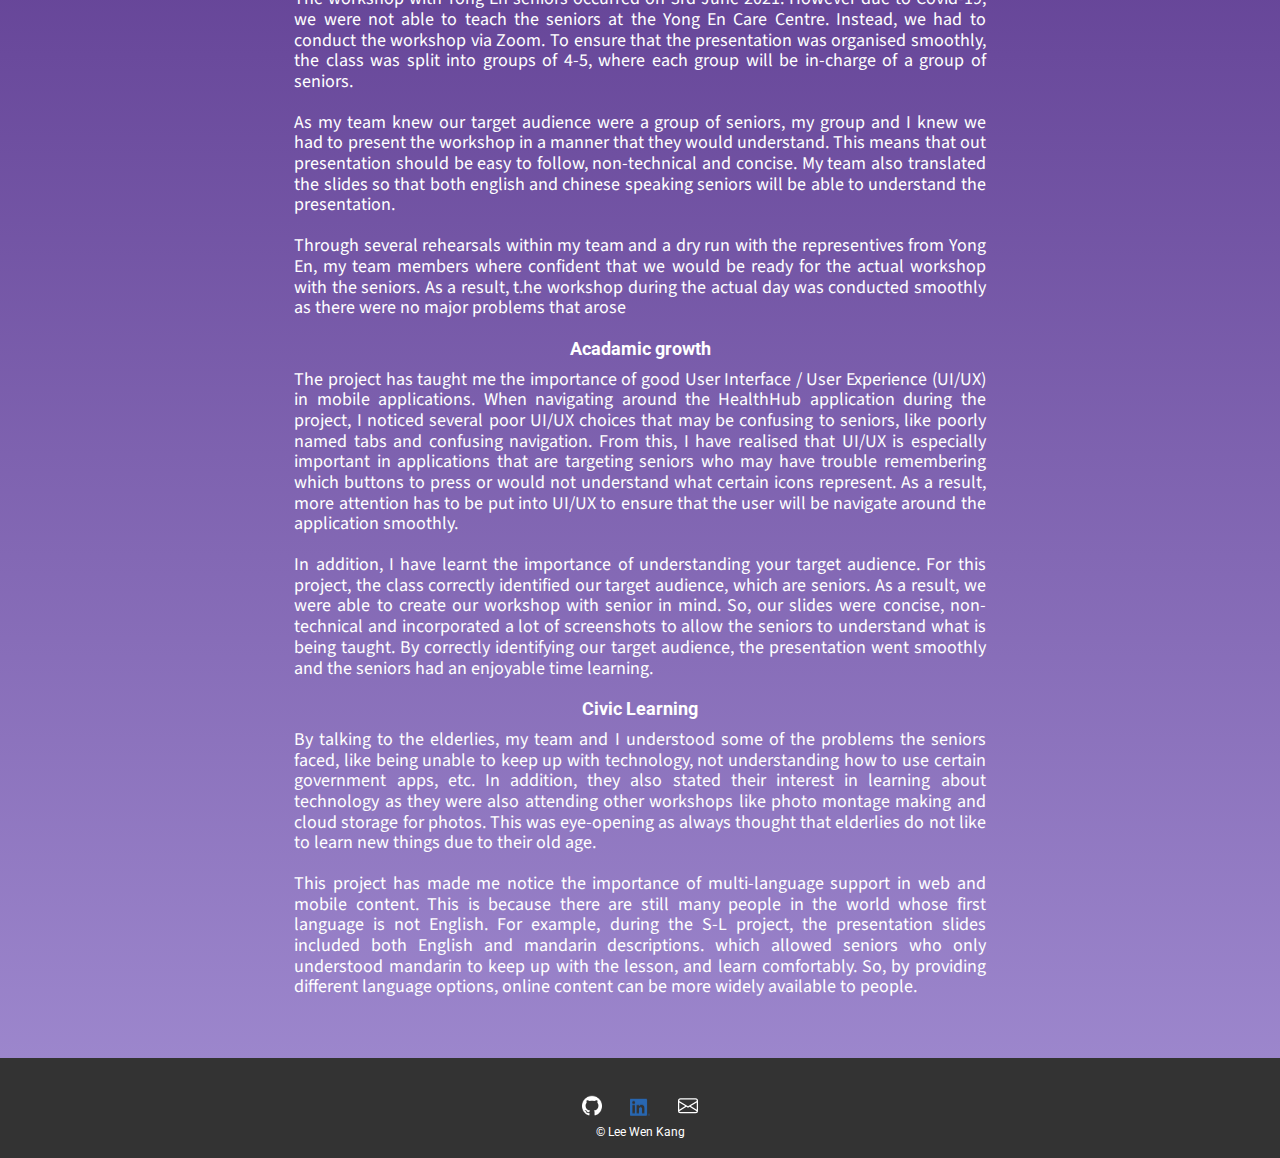
<file: S-LProject.html>
<!DOCTYPE html>
<html lang="en">

<head>
    <meta charset="UTF-8">
    <meta name="viewport" content="width=device-width, initial-scale=1.0">
    <link rel="stylesheet" href="css/normalize.css">
    <link rel="stylesheet" href="css/project-style.css">
    <link rel="stylesheet" href="css/footer-style.css">
    <link rel="icon" href="src/wenkang.png">
    <title>Lee Wen Kang</title>
</head>

<body>
    <div id="back-button-block">
        <div id="back-block">
            <a href="/">
                <svg width="60px" height="60px" viewBox="0 0 16 16" class="bi bi-arrow-left-short" fill="black"
                    xmlns="http://www.w3.org/2000/svg">
                    <path fill-rule="evenodd"
                        d="M12 8a.5.5 0 0 1-.5.5H5.707l2.147 2.146a.5.5 0 0 1-.708.708l-3-3a.5.5 0 0 1 0-.708l3-3a.5.5 0 1 1 .708.708L5.707 7.5H11.5a.5.5 0 0 1 .5.5z" />
                </svg>
            </a>
        </div>

    </div>
    <!-- 
    This page can be used as a template for other projects.
    To change projects, just change image, description and "Technologies Used" icons.
    
    Page contains an image that represents the project, a short discription abou the project and my experiences
    and a "Technologies Used" section to tell visitors what kind of technologies were used in the project.
    -->
    <section id="project-section">
        <div id="potrait-image-block">
            <img src="src/project-page-image/slposter.jpg" alt="screenshot of project">
        </div>
        <h2 class="text-block">
            Service Learning Project 2021
        </h2>
        <div id="link-block">
            <span id="link-icon">
                <svg width="15px" height="15px" viewBox="0 0 16 16" class="bi bi-link-45deg" fill="currentColor"
                    xmlns="http://www.w3.org/2000/svg">
                    <path
                        d="M4.715 6.542L3.343 7.914a3 3 0 1 0 4.243 4.243l1.828-1.829A3 3 0 0 0 8.586 5.5L8 6.086a1.001 1.001 0 0 0-.154.199 2 2 0 0 1 .861 3.337L6.88 11.45a2 2 0 1 1-2.83-2.83l.793-.792a4.018 4.018 0 0 1-.128-1.287z" />
                    <path
                        d="M6.586 4.672A3 3 0 0 0 7.414 9.5l.775-.776a2 2 0 0 1-.896-3.346L9.12 3.55a2 2 0 0 1 2.83 2.83l-.793.792c.112.42.155.855.128 1.287l1.372-1.372a3 3 0 0 0-4.243-4.243L6.586 4.672z" />
                </svg>
            </span>
            <span><a href="https://connectnpedu-my.sharepoint.com/:p:/g/personal/s10203100_connect_np_edu_sg/Eb4RjEORg8hNhOOacLgMbwIBVbCgUPNSMVrTvtShwe-zoA?e=gHl1s7"
                    target="_Blank">Slides deck</a></span>
        </div>
        <div class="text-block" style="margin-top: 10px;margin-bottom: 0px; font-weight: bold;">
            Description of the project
        </div>
        <div class="description-block">
            The project was to teach a group of seniors from Yong En Care Centre to use HealthHub, a one-stop portal for
            Singaporeans to access a wide range of health content, rewards and e-services. For this
            workshop, the plan was to showcase and demonstrate 4 main sections of the application, which is “Health
            Articles”, “E-Health Booklet”, “Appointment Booking” and “Health Programmes”. By teaching these sections, we
            hope that the seniors will be able to understand more about the different features in HealthHub and how to
            use them.
        </div>
        <div class="description-block">
            The workshop with Yong En seniors occurred on 3rd June 2021. However due to Covid-19, we were not able to
            teach
            the seniors at the Yong En Care Centre. Instead, we had to conduct the workshop via Zoom. To ensure that
            the presentation was organised smoothly, the class was split into groups of 4-5, where each group will be
            in-charge of a group of seniors.
        </div>
        <div class="description-block">
            As my team knew our target audience were a group of seniors, my group and I knew we had to present the
            workshop in a manner
            that they would understand. This means that out presentation should be easy to follow, non-technical and
            concise. My team also translated the slides so that both english and chinese speaking seniors will be able
            to understand the presentation.
        </div>
        <div class="description-block">
            Through several rehearsals within my team and a dry run with the representives from Yong En, my team members
            where confident that we would be ready for the actual workshop with the seniors. As a result, t.he workshop
            during the actual day was conducted smoothly as there were no major problems that arose
        </div>
        <div class="text-block" style="margin-top: 10px;margin-bottom: 0px; font-weight: bold;">
            Acadamic growth
        </div>
        <div class="description-block">
            The project has taught me the importance of good User Interface / User Experience (UI/UX) in mobile
            applications. When navigating around the HealthHub application during the project, I noticed several poor
            UI/UX choices that may be confusing to seniors, like poorly named tabs and confusing navigation. From this,
            I have realised that UI/UX is especially important in applications that are targeting seniors
            who may have trouble remembering which buttons to press or would not understand what certain icons
            represent. As a result, more attention has to be put into UI/UX to ensure that the user will be navigate
            around the application smoothly.
        </div>
        <div class="description-block">
            In addition, I have learnt the importance of understanding your target audience. For this project, the
            class correctly identified our target audience, which are seniors. As a result, we were able to create our
            workshop with senior in mind. So, our slides were concise, non-technical and
            incorporated a lot of screenshots to allow the seniors to understand what is being taught. By correctly
            identifying our target audience, the presentation went smoothly and the seniors had an enjoyable time
            learning.
        </div>
        <div class="text-block" style="margin-top: 10px;margin-bottom: 0px; font-weight: bold;">
            Civic Learning
        </div>
        <div class="description-block">
            By talking to the elderlies, my team and I understood some of the problems the seniors faced, like being
            unable to keep up with
            technology, not understanding how to use certain government apps, etc. In addition, they also stated their
            interest in learning about technology as they were also attending other workshops like photo montage making
            and cloud storage for photos. This was eye-opening as always thought that elderlies do not like to learn new
            things due to their old age.
        </div>
        <div class="description-block">
            This project has made me notice the importance of multi-language support in web and mobile content. This is
            because there are still many people in the world whose first language is not English. For example, during
            the S-L project, the presentation slides included both English and mandarin descriptions. which allowed
            seniors who only understood mandarin to keep up with the lesson, and learn comfortably. So, by providing
            different language options, online content can be more widely available to people.
        </div>
    </section>
    <footer id="footer-content">
        <!--
            Footer area. This area is visible on all pages.
            This area contains social media links and contains my name.
        -->
        <div id="socials-content">
            <div id="github-block">
                <a href="https://github.com/SpaceyCodes" target="_blank">
                    <img id='GitHubIMG' src="src/GItHub.png" alt="GitHub logo">
                </a>

            </div>
            <div id="linkedin-block">
                <a href="https://linkedin.com/in/leewenkang/" target="_blank">
                    <img id='LinkedInIMG' src="src/LinkedIn.png" alt="LinkedIn Logo">
                </a>

            </div>
            <div id="email-block">
                <a href="mailto:spaceycodes@gmail.com" id="emailIMG">
                    <svg width="20px" height="20px" viewBox="0 0 16 16" class="bi bi-envelope" fill="white"
                        xmlns="http://www.w3.org/2000/svg">
                        <path fill-rule="evenodd"
                            d="M0 4a2 2 0 0 1 2-2h12a2 2 0 0 1 2 2v8a2 2 0 0 1-2 2H2a2 2 0 0 1-2-2V4zm2-1a1 1 0 0 0-1 1v.217l7 4.2 7-4.2V4a1 1 0 0 0-1-1H2zm13 2.383l-4.758 2.855L15 11.114v-5.73zm-.034 6.878L9.271 8.82 8 9.583 6.728 8.82l-5.694 3.44A1 1 0 0 0 2 13h12a1 1 0 0 0 .966-.739zM1 11.114l4.758-2.876L1 5.383v5.73z" />
                    </svg>
                </a>
            </div>
        </div>
        <div id="made-by-text">
            &copy; Lee Wen Kang
        </div>
    </footer>
</body>

</html>
</file>
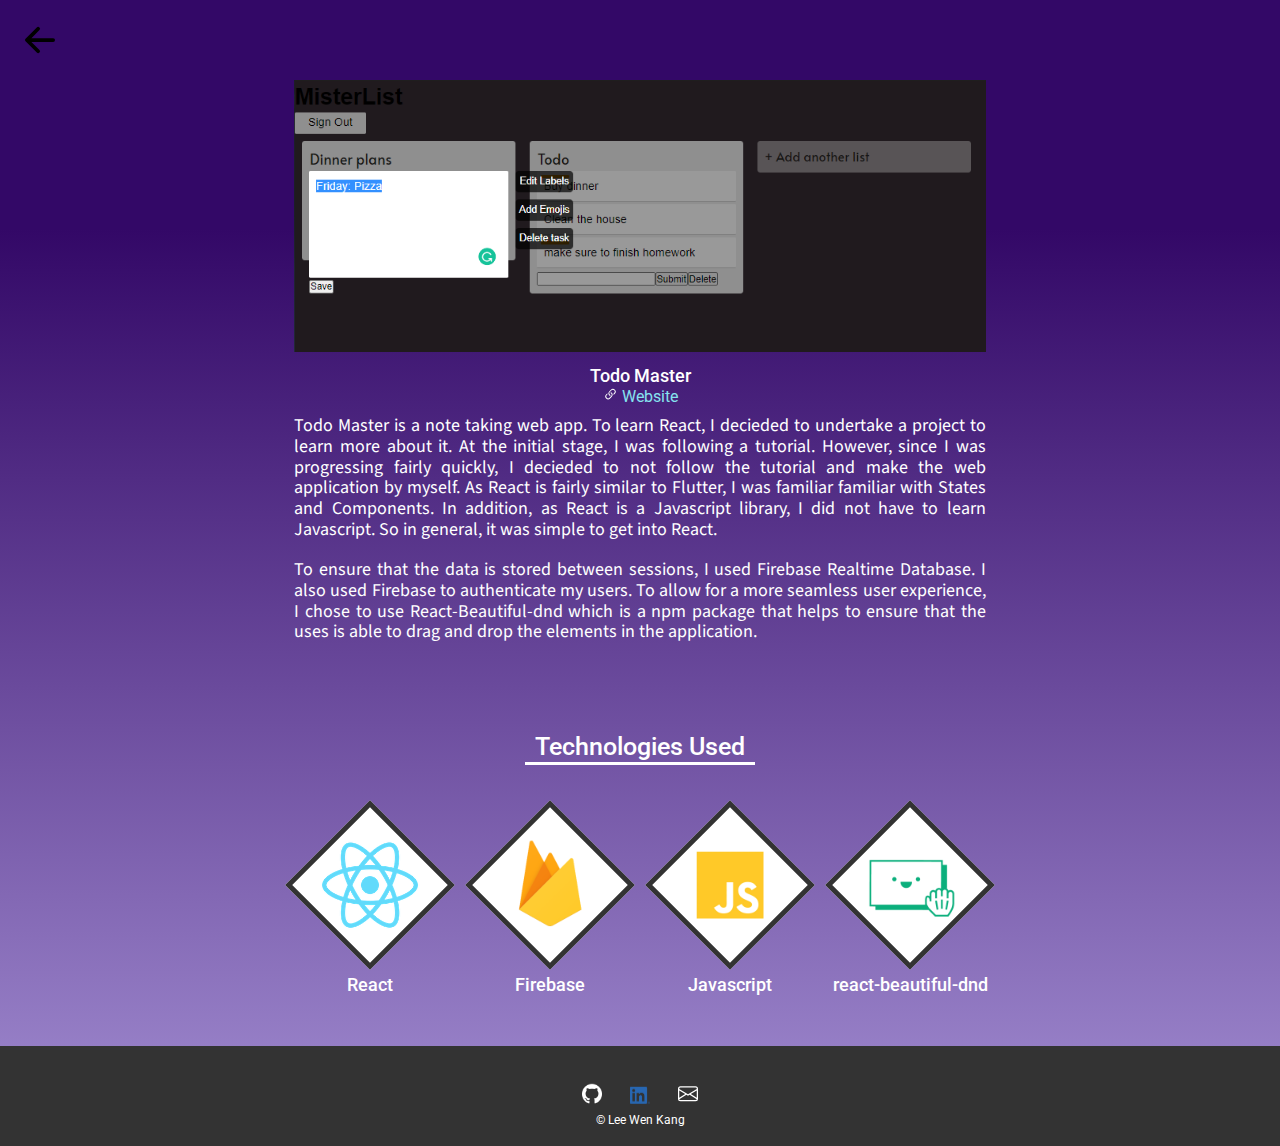
<file: TodoMaster.html>
<!DOCTYPE html>
<html lang="en">

<head>
    <meta charset="UTF-8">
    <meta name="viewport" content="width=device-width, initial-scale=1.0">
    <link rel="stylesheet" href="css/normalize.css">
    <link rel="stylesheet" href="css/project-style.css">
    <link rel="stylesheet" href="css/footer-style.css">
    <link rel="icon" href="src/wenkang.png">
    <title>Lee Wen Kang</title>
</head>

<body>
    <div id="back-button-block">
        <div id="back-block">
            <a href="index.html">
                <svg width="60px" height="60px" viewBox="0 0 16 16" class="bi bi-arrow-left-short" fill="black"
                    xmlns="http://www.w3.org/2000/svg">
                    <path fill-rule="evenodd"
                        d="M12 8a.5.5 0 0 1-.5.5H5.707l2.147 2.146a.5.5 0 0 1-.708.708l-3-3a.5.5 0 0 1 0-.708l3-3a.5.5 0 1 1 .708.708L5.707 7.5H11.5a.5.5 0 0 1 .5.5z" />
                </svg>
            </a>
        </div>

    </div>
    <!-- 
    This page can be used as a template for other projects.
    To change projects, just change image, description and "Technologies Used" icons.
    
    Page contains an image that represents the project, a short discription abou the project and my experiences
    and a "Technologies Used" section to tell visitors what kind of technologies were used in the project.
    -->
    <section id="project-section">
        <div id="image-block">
            <img src="src/project-page-image/Todomasterimg.PNG" alt="screenshot of project">
        </div>
        <h2 class="text-block">
            Todo Master
        </h2>
        <div id="link-block">
            <span id="link-icon">
                <svg width="15px" height="15px" viewBox="0 0 16 16" class="bi bi-link-45deg" fill="currentColor"
                    xmlns="http://www.w3.org/2000/svg">
                    <path
                        d="M4.715 6.542L3.343 7.914a3 3 0 1 0 4.243 4.243l1.828-1.829A3 3 0 0 0 8.586 5.5L8 6.086a1.001 1.001 0 0 0-.154.199 2 2 0 0 1 .861 3.337L6.88 11.45a2 2 0 1 1-2.83-2.83l.793-.792a4.018 4.018 0 0 1-.128-1.287z" />
                    <path
                        d="M6.586 4.672A3 3 0 0 0 7.414 9.5l.775-.776a2 2 0 0 1-.896-3.346L9.12 3.55a2 2 0 0 1 2.83 2.83l-.793.792c.112.42.155.855.128 1.287l1.372-1.372a3 3 0 0 0-4.243-4.243L6.586 4.672z" />
                </svg>
            </span>
            <span><a href="https://todo-app-bb61a.firebaseapp.com/" target="_Blank">Website</a></span>
        </div>
        <div class="description-block">
            Todo Master is a note taking web app. To learn React, I decieded to undertake a project to learn more about
            it. At the initial stage, I was following a tutorial. However, since I was progressing fairly quickly, I
            decieded to not follow the tutorial and make the web application by myself. As React is fairly similar to
            Flutter, I was familiar familiar with States and Components. In addition, as React is a Javascript library,
            I did not have to learn Javascript. So in general, it was simple to get into React.
        </div>
        <div class="description-block">
            To ensure that the data is stored between sessions, I used Firebase Realtime Database. I also used Firebase
            to authenticate my users. To allow for a more seamless user experience, I chose to use React-Beautiful-dnd
            which is a npm package that helps to ensure that the uses is able to drag and drop the elements in the
            application.
        </div>
    </section>
    <section id="technology-section">
        <header>
            <h1>Technologies Used</h1>
        </header>
        <div>
            <article>
                <a href="https://reactjs.org/" class="icon-container" target="_Blank">
                    <img src="src/technologies/react.png" alt="react icon">
                </a>
                <h2>React</h2>
            </article>
            <article>
                <a href="https://firebase.google.com/" class="icon-container" target="_Blank">
                    <img src="src/technologies/Firebase.png" alt="firebase icon">
                </a>
                <h2>Firebase</h2>

            </article>
            <article>
                <a href="https://javascript.info/intro" class="icon-container" target="_Blank">
                    <img src="src/technologies/javascript.png" alt="javascript icon">
                </a>
                <h2>Javascript</h2>

            </article>
            <article>
                <a href="https://github.com/atlassian/react-beautiful-dnd" class="icon-container" target="_Blank">
                    <img src="src/technologies/react-beautiful-dnd.png" alt="react-beautiful-dnd icon">
                </a>
                <h2>react-beautiful-dnd</h2>

            </article>
        </div>
    </section>
    <footer id="footer-content">
        <!--
            Footer area. This area is visible on all pages.
            This area contains social media links and contains my name.
        -->
        <div id="socials-content">
            <div id="github-block">
                <a href="https://github.com/SpaceyCodes" target="_blank">
                    <img id='GitHubIMG' src="src/GItHub.png" alt="GitHub logo">
                </a>

            </div>
            <div id="linkedin-block">
                <a href="https://linkedin.com/in/leewenkang/" target="_blank">
                    <img id='LinkedInIMG' src="src/LinkedIn.png" alt="LinkedIn Logo">
                </a>

            </div>
            <div id="email-block">
                <a href="mailto:spaceycodes@gmail.com" id="emailIMG">
                    <svg width="20px" height="20px" viewBox="0 0 16 16" class="bi bi-envelope" fill="white"
                        xmlns="http://www.w3.org/2000/svg">
                        <path fill-rule="evenodd"
                            d="M0 4a2 2 0 0 1 2-2h12a2 2 0 0 1 2 2v8a2 2 0 0 1-2 2H2a2 2 0 0 1-2-2V4zm2-1a1 1 0 0 0-1 1v.217l7 4.2 7-4.2V4a1 1 0 0 0-1-1H2zm13 2.383l-4.758 2.855L15 11.114v-5.73zm-.034 6.878L9.271 8.82 8 9.583 6.728 8.82l-5.694 3.44A1 1 0 0 0 2 13h12a1 1 0 0 0 .966-.739zM1 11.114l4.758-2.876L1 5.383v5.73z" />
                    </svg>
                </a>
            </div>
        </div>
        <div id="made-by-text">
            &copy; Lee Wen Kang
        </div>
    </footer>
</body>

</html>
</file>
<file: css/index-style.css>
@import url('https://fonts.googleapis.com/css2?family=Roboto:wght@300&family=Source+Sans+Pro:wght@300&display=swap');
*{
    
    padding: 0;
    margin: 0;
    text-decoration: none;
    scroll-behavior: smooth;
}

a{
    text-decoration: none;
    color: inherit;
}
img{
    width: 100%;
}

body{
    background-color: #c0dbff;
    font-family: 'Roboto', sans-serif;
}
h1,h2{
    margin: 0;
    padding: 0;
}
/* Landing Area CSS component */
#landing-banner {
    display: block;
    position: relative;
    width: 100%;
    height: 100vh;
    margin-bottom: 200px;
}
#content-block {
    position: absolute;
    left: 80%;
    top: 40%;
    transform: translate(-80%, -40%);
    white-space: nowrap;
    text-align: right; /*for ie, as ie does not support text-align: end*/
    text-align: end;
    color: black;
    cursor: initial;
}
#name {
    font-weight: bold;
    font-size: 40px;
    margin-bottom: 10px;
}

#detail {
    font-size: 25px;
    margin-bottom: 10px;
}
.link {
    font-size: 20px;
    margin-bottom: 10px;
}


.link :hover{
    color: rgba(0, 0, 0, 0.6);
}
@media (max-width: 500px){
/* Handles font-size in mobile view */
    #name {
        font-size: 30px;
        margin-bottom: 7px;
    }
    
    #detail {
        font-size: 20px;
        margin-bottom: 7px;
    }

    .link {
        font-size: 18px;
        margin-bottom: 7px;
    }
}
@media (max-width: 300px){
    /* Handles font-size in mobile view */
    #name {
        font-size: 27px;
        margin-bottom: 7px;
    }
    
    #detail {
        font-size: 17px;
        margin-bottom: 7px;
    }

    .link {
        font-size: 16px;
        margin-bottom: 7px;
    }
}
/* Project CSS component */
header{
    display: flex;
    justify-content: center;
    align-items: center;
}
header h1{
    display: inline;
    padding-left: 10px;
    padding-right: 10px;
}
#project-banner>div {
    font-family: 'Roboto', sans-serif;
    display: flex;
    flex-direction: row;
    justify-content: center;
    align-items: flex-start;
    flex-wrap: wrap;
    width: 100%;
}
.each-project {
    display: flex;
    flex-direction: column;
    align-items: center;
    position: relative;
    flex: 0 0 350px;
    height: 500px;
    margin: 20px;
    background-color:white;
    border-radius: 5px;
    box-shadow: 10px 10px 10px -9px rgba(0,0,0,0.1);
}
.image-div{
    width: 80%;
    margin-top: auto;
    margin-bottom: auto;
    min-height: 10px; /*Only needed for IE, as height auto is not supported in that browser.*/
    margin: 10px;
}
.each-project article {
    width: 100%;
}
.each-project p{
    margin: 10px;
    word-wrap: break-word;
    text-align: justify;
}
.each-project h2{
    text-align: center;
    font-size: 1.5em;
}
.each-project:hover{
    background-color: #f8f8f8;
    transition: 0.1s;
    box-shadow: 10px 10px 10px -9px rgba(0,0,0,0.3);
}
@media (max-width: 500px){
    /* Handles font-size in mobile view */
    .each-project {
        flex: 0 0 300px;
        height: 450px;
    }
}
@media (max-width: 300px){
    /* Handles font-size in mobile view */
    .each-project {
        flex: 0 0 250px;
        height: 500px;
    }
    .each-project p{
        font-size: 15px;
    }
}
</file>
<file: css/footer-style.css>
/* 
This file styles all page's footer. This is to reduce the amount of clutter in each page's css file.
*/
/* Footer CSS component */
#footer-content {
    position: relative;
    width: 100%;
    height: 100px;
    margin-top: 50px;
    background-color: #333;
}
#socials-content {
    position: absolute;
    left: 50%;
    top: 50%;
    transform: translate(-50%,-50%);
}
#socials-content>div {
    display: inline;
    margin-left: 12px;
    margin-right: 12px;
}
#GitHubIMG {
    width: 20px;
    height: auto;
}
#LinkedInIMG {
    width: 20px;
    height: auto;
}
#made-by-text{
    font-family: 'Roboto', sans-serif;
    color: white;
    font-size: 12px;
    position: absolute;
    left: 50%;
    top: calc(50% + 25px);
    transform: translate(-50%,-50%);
}
/* width */
::-webkit-scrollbar {
    width: 5px;
  }
  


  
  /* Handle */
  ::-webkit-scrollbar-thumb {
    background: #888;
  }
  
  /* Handle on hover */
  ::-webkit-scrollbar-thumb:hover {
    background: #555;
  }
</file>
<file: css/about-style.css>
@import url('https://fonts.googleapis.com/css2?family=Roboto:wght@300&family=Source+Sans+Pro:wght@300&display=swap');
/* This page handles the about.html page */
*{
    font-family: 'Roboto', sans-serif;
    padding: 0;
    margin: 0;
    text-decoration: none;
    scroll-behavior: smooth;
}
a{
    text-decoration: none;
    color: black;
}
body{
    background-color: #c0dbff;
}
img{
    width: 100%;
}
/* Back button CSS component */
#back-button-block{
    width: 100%;
    position: relative;
    height: 80px;
    
}
#back-block {
    position: absolute;
    left: 10px;
    top: 10px;
    transition: 0.2s;
}
#back-block:hover{
    left: 5px;
}
/* MyHistory CSS component */
#my-history-section {
    width: 90%;
    margin: auto;
    display: flex;
    margin-top: 30px;
    margin-bottom: 100px;
    flex-direction: column;
    align-items: center;
    color: black;
}
#image-block {
    max-width: 300px;
    max-height: 300px;
    border-radius: 50%;
    overflow: hidden;
    background-size: cover;
    background-color: white;
    margin-bottom: 10px;
}
#link-block span a{
    color: #ff000b;
}
.description-block {
    font-family: 'Source Sans Pro', sans-serif;
    width: 60%;
    margin: auto;
    margin-top: 10px;
    margin-bottom: 10px;
    font-size: 18px;
    text-align: justify;
}
@media (max-width: 800px) {
    /* If screen size is less than 800px, then change the width of element */
    .description-block {
        width: 90%;
        text-align: justify;
        font-size: 17px;
    }
    #image-block {
        max-width: 200px;
        max-height: 200px;
        
    }
}
@media (max-width: 550px) {
    /* If screen size is less than 550px, then change the width of element */
    .description-block {
        width: 100%;
        text-align: justify;
        font-size: 17px;
    }
}

.section-header{
    display: flex;
    justify-content: center;
    align-items: center;
    
}
header h1{
    font-size: 25px;
    text-align: center;
    color: black;
    font-weight: 500;
    margin: 20px;
    display: inline;
    padding-left: 10px;
    padding-right: 10px;
    border-bottom: 1px solid black;
}
/* Award CSS component */
#award-section>div{
    display: flex;
    flex-direction: column;
    align-items: center;
}
#award-section article{
    width: 80%;
    max-width: 1000px;
    background-color: white;
    display: block;
    padding: 30px;
    margin-bottom:30px;
    box-shadow: 7px 7px 7px -3px rgba(0, 0, 0, 0.3);
    border-radius: 5px;
}
#award-section>div header{
    display: inline-block;
    margin-bottom: 5px;
    font-size: 25px;
    padding: 0px 2px 0px 2px;
    border-bottom: 3px dotted black;
}
ul{
    list-style-position: inside;
    list-style-type: circle;
    font-size: 18px;
}
</file>
<file: css/timeline.css>
/* Reference: https://www.w3schools.com/howto/howto_css_timeline.asp */
/* 
What I Learnt:
1) How to use :after :before. 
*/
*{
    box-sizing: border-box;
}
#timeline-section>div{
    position: relative;
    max-width: 1200px;
    margin: 0 auto;
    margin-bottom: 115px;
}
#timeline-section img{
    width: 100%;
}
#timeline-section>div::after {
    /* 
    Means no content after the div, makes the div after Section to move to the center.
    Alternative way to do this is to "absolute" a child then move it to the center.
    */
    content: ''; 
    position: absolute;
    width: 6px;
    background-color: white;
    top: 0;
    bottom: 0;
    left: 50%;
    margin-left: -3px;
}
.container {
    padding: 10px 40px;
    width: 50%;
    position: relative;

}
.container::after{
    /* 
    Creates the triange on the Timeline.
    ** does not handle the LEFT and RIGHT position .
    ** ::after is the pseudo-element.
    */
    content: '';
    width: 16px;
    height: 16px;
    background-color: aquamarine;
    border: white 4px solid;
    position: absolute;
    top: 20px;
    transform: rotate(45deg);
    z-index: 1;
}

.content{
    padding: 20px 30px;
    background-color: white;
    position: relative;
    border-radius: 6px;
    
}
.left .content {
    box-shadow: -7px 7px 7px -3px rgba(0, 0, 0, 0.3);
}
.right .content{
    box-shadow: 7px 7px 7px -3px rgba(0, 0, 0, 0.3);
}
.left {
    /* Moves the container to the left side of the timeline. */
    left: 0;
    
}
.right {
    /* Moves the container to the right side of the timeline. */
    left: 50%;
    
}
.left::after{
    /* ** handles ".container::after" if the container is left*/
    right: -12px;
}
.right::after{
    /* ** handles ".container::after" if the container is right*/
    left: -12px;
}
.container::before{
    /* 
    ::before is used as ::after is already used to create the 45deg square 
    ::before is the arrow pointing towards the 45 degree square.
    */
    content: '';
    position: absolute;
    top: 20px;
    width: 24px;
    height: 24px;
    background-color: white;
    transform: rotate(45deg);
}
.left::before{
    /* Moves ::before to the right side of the container. */
    right: 35px;
}
.right::before{
    /* Moves ::before to the left side of the container. */
    left: 35px;
}
@media (max-width: 550px){
    .left {
        left: 40px; 
    }
    .right {
        left: 40px;
    }
    .left .content{
        box-shadow: 7px 7px 7px -3px rgba(0, 0, 0, 0.3);
    }
    .left::after{
        /* ** handles the LEFT from ".container::after" */
        left: -12px;
    }
    .left::before{
        left: 35px;
    }
    #timeline-section>div::after {
        left: 40px;
    }
    .container {
        width: calc(100% - 40px);
    }
}
</file>
<file: css/project-style.css>
@import url('https://fonts.googleapis.com/css2?family=Roboto:wght@300&family=Source+Sans+Pro:wght@300&display=swap');
/* 
project-style.css is a self made template css that styles all my projects.
This file styles my project pages regardless of content. Therefore this CSS file is able to style project1 - 4.

This page contains the styles for the images, the description and the headers.
*/
*{
    font-family: 'Roboto', sans-serif;
    padding: 0;
    margin: 0;
    text-decoration: none;
    scroll-behavior: smooth;
}
a{
    text-decoration: none;
    color: inherit;
}
body{
    background-image: linear-gradient(to top,#a18cd1 0%, #330867 80%);
}
img{
    width: 100%;
}
/* Back button CSS component */
#back-button-block{
    width: 100%;
    position: relative;
    height: 80px;
    
}
#back-block {
    position: absolute;
    left: 10px;
    top: 10px;
    transition: 0.2s;
}
#back-block:hover{
    left: 5px;
}

/* project descriptions CSS component */
#project-section {
    width: 90%;
    margin: auto;
    display: flex;
    margin-bottom: 50px;
    flex-direction: column;
    align-items: center;
    color: white;
}
#image-block {
    max-width: 100%;
    width: 60%;
    background-size: cover;
    margin-bottom: 10px;
}
#link-block span a{
    color: #86e3ef;
}
.description-block {
    font-family: 'Source Sans Pro', sans-serif;
    width: 60%;
    margin: auto;
    margin-top: 10px;
    margin-bottom: 10px;
    font-size: 18px;
    text-align: justify;
}
@media (max-width: 1200px) {
    /* If screen size is less than 800px, then change the width of element */
    .description-block {
        width: 80%;
    }
    #image-block {
        width: 80%;
    }
}
@media (max-width: 800px) {
    /* If screen size is less than 800px, then change the width of element */
    .description-block {
        width: 90%;
        text-align: justify;
        font-size: 17px;
    }
    #image-block {
        width: 90%;
    }
}
@media (max-width: 550px) {
    /* If screen size is less than 550px, then change the width of element */
    .description-block {
        width: 100%;
        text-align: justify;
        font-size: 17px;
    }
}
.text-block{
    font-size: 18px;
    font-weight: 500;
}
/* technologies-used CSS component */
header{
    display: flex;
    justify-content: center;
    align-items: center;
}
header h1{
    display: inline;
    font-size: 25px;
    padding-left: 10px;
    padding-right: 10px;
    font-weight: 500;
    margin-bottom: 30px;
    margin-top: 30px;
    color: white;
    border-bottom: 3px solid white;
}
#technology-section>div{
    width: 100%;
    display: flex;
    justify-content: center;
    flex-wrap: wrap;
}
.icon-container{
    display: block;
    width: 100px;
    height: 100px;
    padding: 5px;
    transform: rotate(45deg);
    background-color: white;
    border: 5px #333 solid;
    margin: 30px;
}
.icon-container:hover{
    opacity: 0.8;
}
#technology-section h2{
    text-align: center;
    color: white;
    font-size: 18px;
    font-weight: 500;
}
.icon-container img{
    transform: rotate(-45deg);
}
</file>
<file: css/contact-style.css>
@import url('https://fonts.googleapis.com/css2?family=Roboto:wght@300&family=Source+Sans+Pro:wght@300&display=swap');
*{
    color:white;
    font-family: 'Roboto', sans-serif;
    padding: 0;
    margin: 0;
    text-decoration: none;
    scroll-behavior: smooth;
}
a{
    text-decoration: none;
    color: inherit;
}
body{
    background-image: linear-gradient(to top,#a18cd1 0%, #330867 80%);
}
/* Back button CSS component */
#back-button-block{
    width: 100%;
    position: relative;
    height: 80px;
    
}
#back-block {
    position: absolute;
    left: 10px;
    top: 10px;
    transition: 0.2s;
}
#back-block:hover{
    left: 5px;
}
/* Form CSS component */
header{
    text-align: center;
    font-size: 25px;
    margin-bottom: 10px;
}
section{
    display: flex;
    justify-content: center;
    min-height: calc(100vh - 150px - 80px - 40px); /*screen size - backbutton height - footer height - header height*/
}
form{
    width: 90%;
    max-width: 1000px;
}
input{
    outline: none; /*Removes highlight from Chrome browsers */
    display: block;
    width: 100%;
    height: 50px;
    color: black;
    font-size: 20px;
}
textarea{
    outline: none; /*Removes highlight from Chrome browsers */
    color: black;
    display: block;
    width: 100%;
    resize: none;
    font-size: 16px;
}
span{
    color: red;
}
#name-email {
    display: flex;
    flex-direction: row;
}
#name-email div {
    width: 50%;
    margin: 10px;
}
#subject-div{
    margin: 10px;
    margin-top: 0;
}
#content-div{
    margin: 10px;
    margin-top: 0;
}
#submit-button{
    margin: 10px;
    margin-top: 0;
}
</file>
